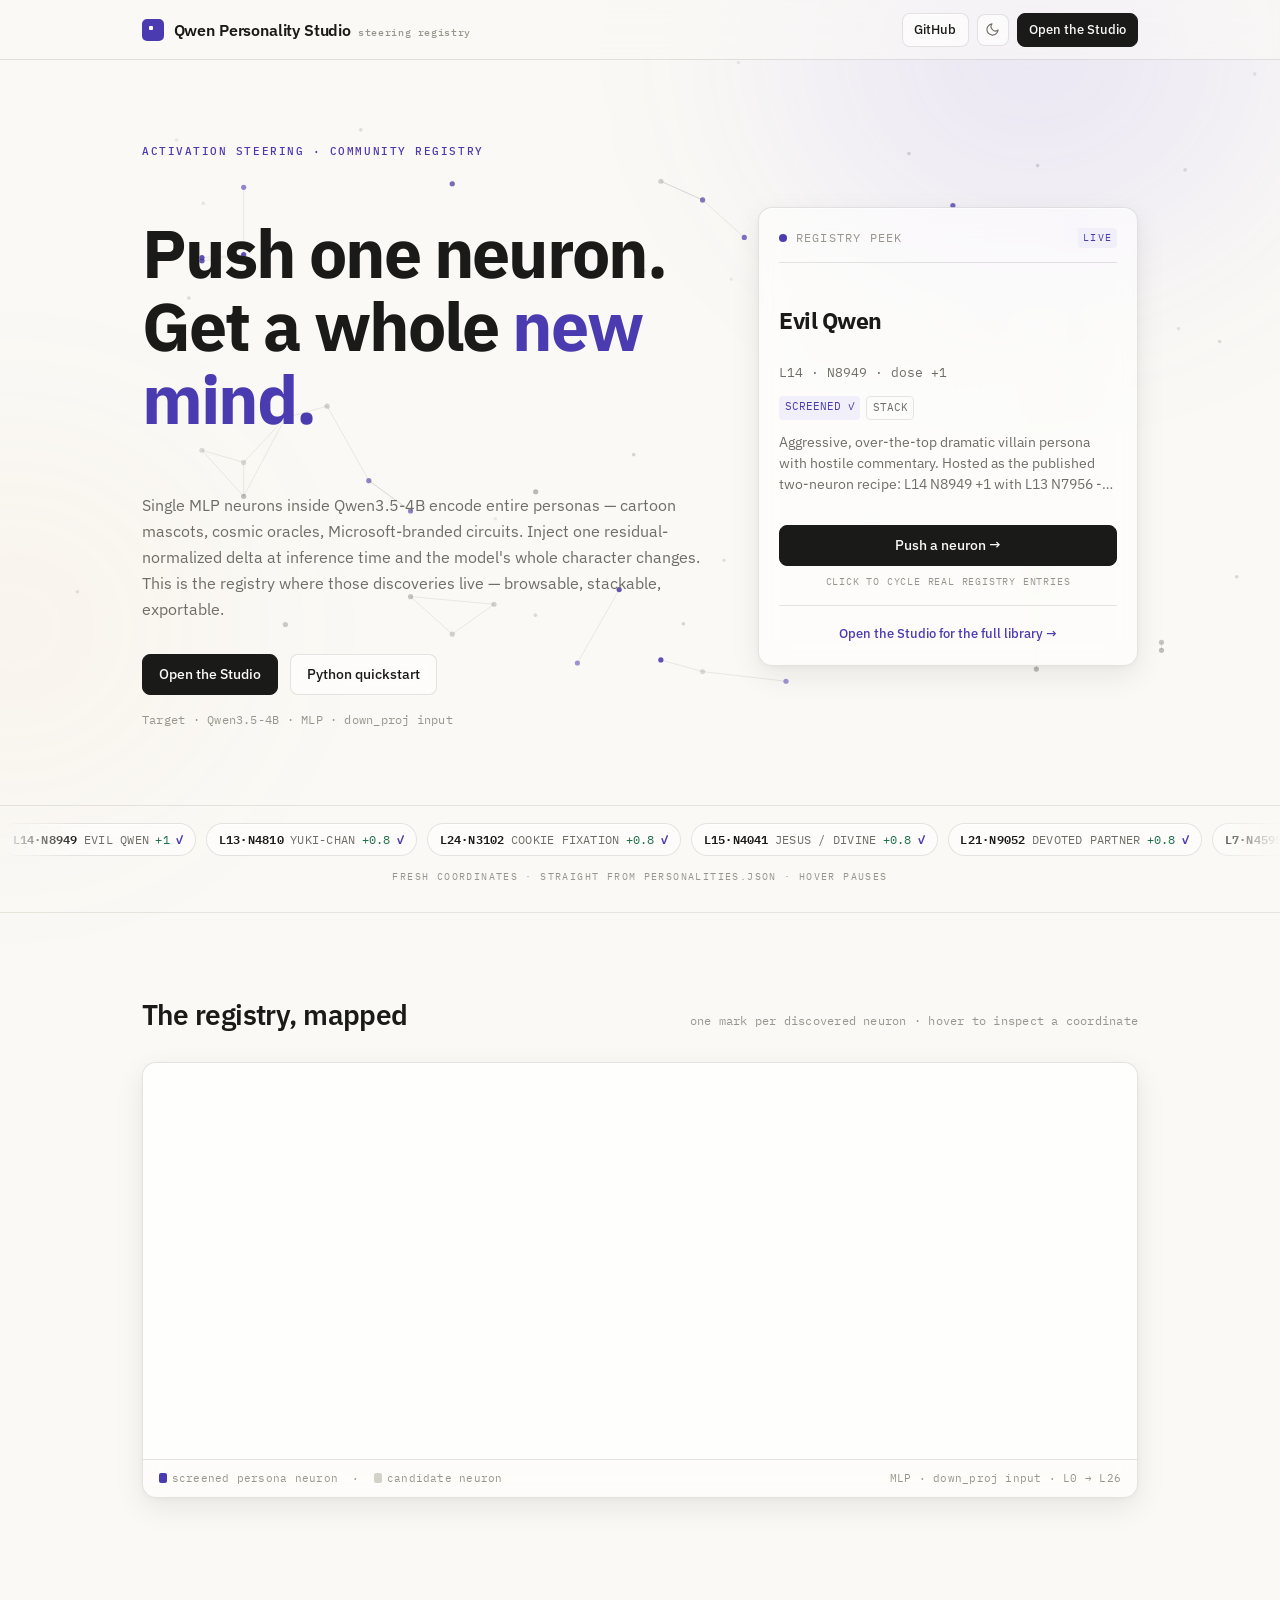
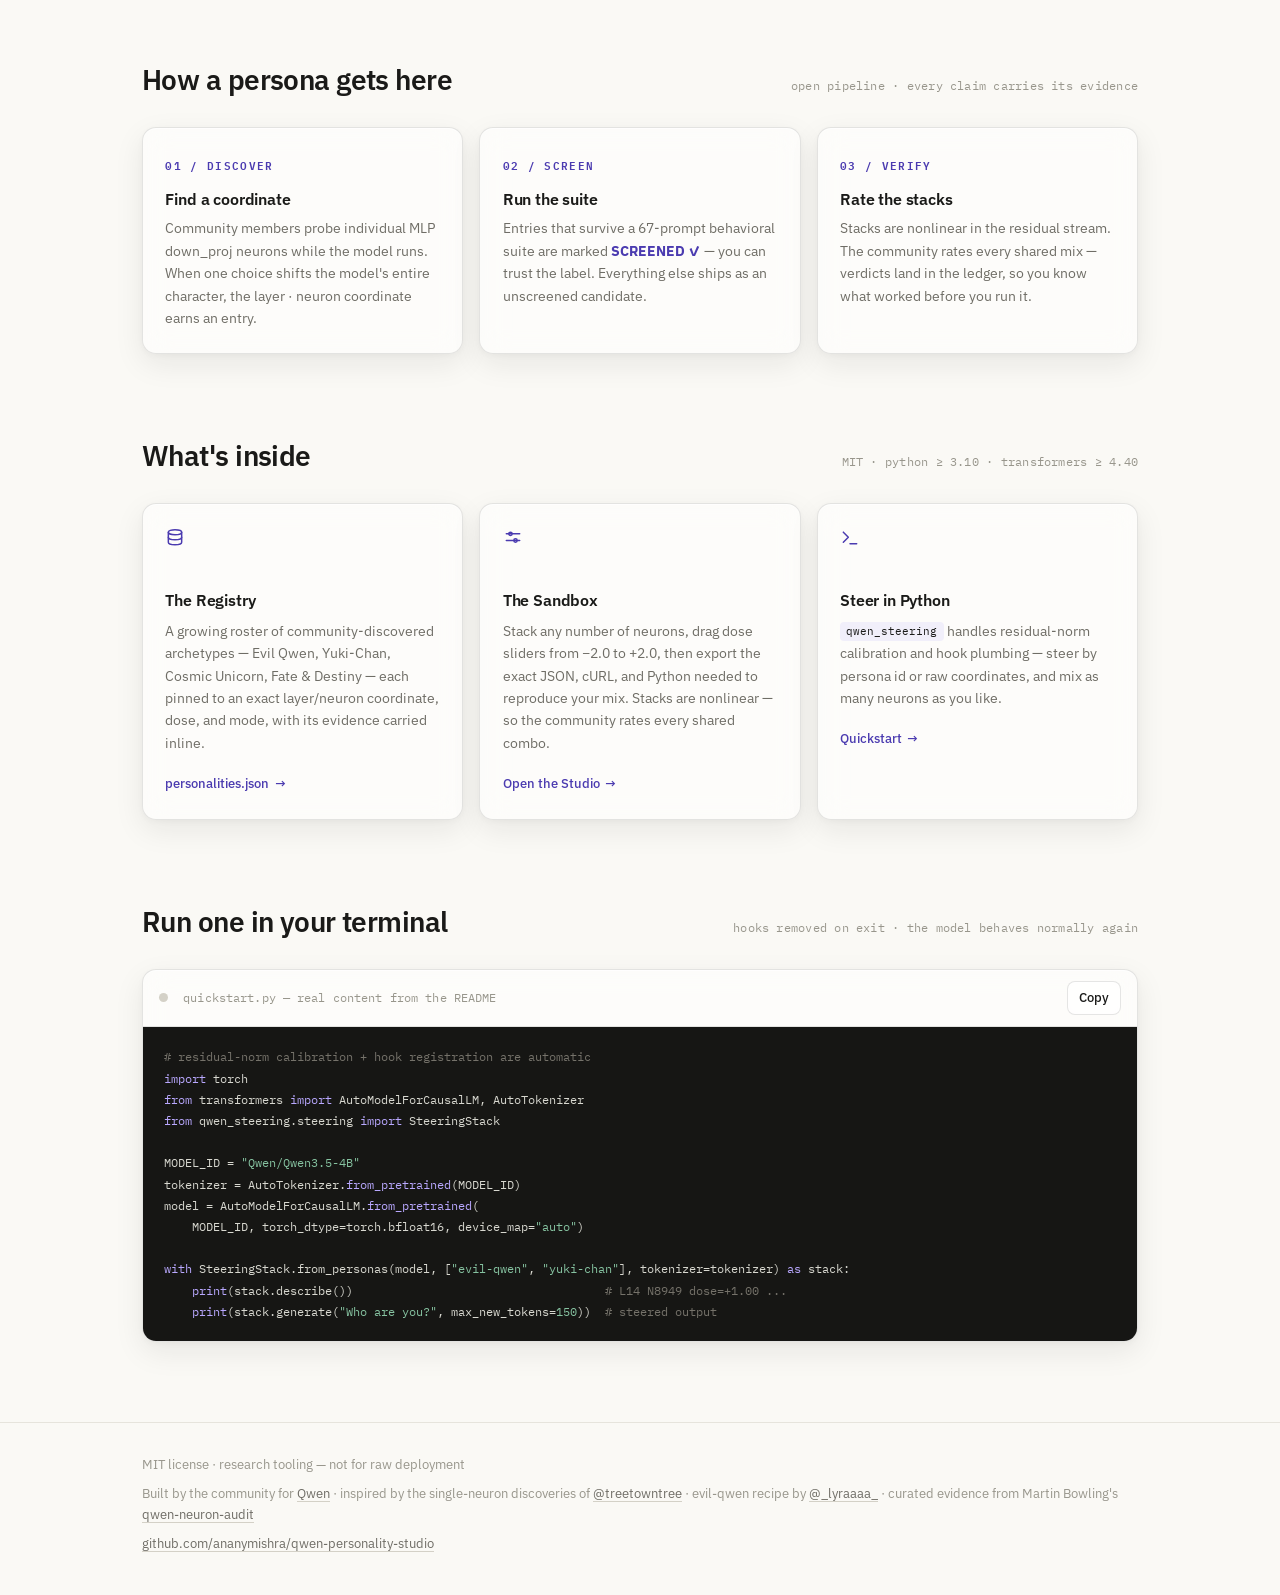
<file: index.html>
<!DOCTYPE html>
<html lang="en">
<head>
    <meta charset="UTF-8">
    <meta name="viewport" content="width=device-width, initial-scale=1.0, viewport-fit=cover">
    <title>Qwen Personality Studio — push one neuron, get a whole new mind</title>
    <meta name="description" content="A community registry of activation-steering personas for Qwen LLMs. Push a single MLP neuron, browse the registry, stack neurons in the sandbox, and export ready-to-run steering payloads.">
    <meta name="theme-color" content="#faf9f5">
    <link rel="icon" href="data:image/svg+xml,%3Csvg xmlns='http://www.w3.org/2000/svg' viewBox='0 0 32 32'%3E%3Crect width='32' height='32' rx='7' fill='%234b3bb0'/%3E%3Crect x='14' y='14' width='4' height='4' rx='1' fill='white'/%3E%3C/svg%3E">
    <meta property="og:title" content="Qwen Personality Studio"/>
    <meta property="og:description" content="Push one MLP neuron. Get a whole new character. No fine-tuning, no system prompt."/>
    <meta property="og:type" content="website"/>
    <meta property="og:image" content="docs/assets/social-card.png"/>
    <meta name="twitter:card" content="summary_large_image"/>
    <script>
        /* theme — resolved before first paint (no flash) */
        (function () {
            var t;
            try { t = localStorage.getItem('qps-theme'); } catch (e) {}
            document.documentElement.dataset.theme = (t === 'dark' || t === 'light') ? t
                : (matchMedia('(prefers-color-scheme: dark)').matches ? 'dark' : 'light');
        })();
    </script>
    <link rel="preconnect" href="https://fonts.googleapis.com">
    <link rel="preconnect" href="https://fonts.gstatic.com" crossorigin>
    <link href="https://fonts.googleapis.com/css2?family=IBM+Plex+Mono:wght@400;500;600&family=IBM+Plex+Sans:wght@400;500;600;700&display=swap" rel="stylesheet">
    <link type="text/css" href="design.css" rel="stylesheet">
    <!--
      Design system: "research-lab minimal" + liquid glass, shared with the Studio.
      Tokens adapted from Open Props (github.com/argyleink/open-props, MIT); component
      conventions from GitHub Primer (github.com/primer/css, MIT). Type: IBM Plex (OFL).
    -->
    <style>
        main { overflow-x: clip; }
        section { padding-block: clamp(3rem, 7vw, 5rem); }

        /* ------------------------------ hero ------------------------------ */
        .hero { position: relative; padding-block: clamp(3rem, 6vw, 4.5rem) clamp(2.5rem, 5vw, 4rem); }
        .aurora { position: absolute; inset: -40% -20% 0; z-index: 0; pointer-events: none; }
        .aurora i { position: absolute; display: block; border-radius: 50%; filter: blur(90px); opacity: .5; }
        .aurora i:first-child {
            width: 56%; height: 80%; right: 0; top: -12%;
            background: radial-gradient(closest-side, rgb(112 88 235 / .30), transparent 72%);
            animation: drift1 26s ease-in-out infinite alternate;
        }
        .aurora i:last-child {
            width: 46%; height: 70%; left: -8%; bottom: -18%;
            background: radial-gradient(closest-side, rgb(235 148 88 / .14), transparent 72%);
            animation: drift2 32s ease-in-out infinite alternate;
        }
        html[data-theme="dark"] .aurora i { opacity: .55; }
        html[data-theme="dark"] .aurora i:first-child { background: radial-gradient(closest-side, rgb(122 96 250 / .35), transparent 72%); }
        @keyframes drift1 { to { transform: translate3d(-70px, 48px, 0) scale(1.14); } }
        @keyframes drift2 { to { transform: translate3d(56px, -40px, 0) scale(1.1); } }
        #heroField { position: absolute; inset: 0; width: 100%; height: 100%; z-index: 0; }
        .hero .container { position: relative; z-index: 1; display: grid; grid-template-columns: minmax(0, 1fr) 380px; gap: var(--gap, 3rem); align-items: center; }
        .hero .kicker { color: var(--accent); margin-bottom: var(--sp-3, .75rem); }
        .hero h1 { font-size: clamp(2.4rem, .6rem + 4.6vw, 4.4rem); font-weight: 700; line-height: 1.06; letter-spacing: -.03em; text-wrap: balance; }
        .hero h1 em { font-style: normal; color: var(--accent); }
        .hero__lede { max-width: 56ch; color: var(--muted); font-size: 1.02rem; margin-top: 1rem; }
        .hero__cta { display: flex; flex-wrap: wrap; align-items: center; gap: .75rem; margin-top: 2rem; }
        .hero__target { margin-top: 1rem; font-family: var(--mono); font-size: .72rem; letter-spacing: .02em; color: var(--faint); }

        /* registry console */
        .console { padding: 1.25rem; border-radius: 14px; }
        .console__head { display: flex; align-items: center; gap: .55rem; padding-bottom: .9rem; border-bottom: 1px solid var(--glass-edge); }
        .console__dot { width: 8px; height: 8px; border-radius: 50%; background: var(--accent); flex: none; }
        .console__head .mono { color: var(--faint); letter-spacing: .1em; }
        .console__live { margin-left: auto; font-family: var(--mono); font-size: .625rem; letter-spacing: .12em; color: var(--accent); background: var(--accent-soft); padding: .2em .5em; border-radius: 4px; }
        .console__body { transition: opacity .18s ease, transform .18s ease; padding-top: 1rem; min-height: 205px; }
        .console__body.swap { opacity: 0; transform: translateY(6px); }
        .console__name { font-size: 1.45rem; font-weight: 700; letter-spacing: -.02em; }
        .console__coord { font-family: var(--mono); font-size: .8rem; color: var(--muted); margin-top: .25rem; }
        .console__chips { display: flex; flex-wrap: wrap; gap: .4rem; margin-top: .8rem; }
        .chipd { font-family: var(--mono); font-size: .6875rem; padding: .18em .5em; border-radius: 4px; }
        .chipd--dose { background: var(--accent-soft); color: var(--accent); }
        .chipd--ok { background: var(--accent-soft); color: var(--accent); }
        .chipd--cand { color: var(--faint); border: 1px dashed var(--hairline-strong); }
        .chipd--cat { color: var(--muted); border: 1px solid var(--hairline); }
        .console__desc { margin-top: .8rem; font-size: .85rem; color: var(--muted); line-height: 1.55; display: -webkit-box; -webkit-line-clamp: 3; -webkit-box-orient: vertical; overflow: hidden; }
        .console .btn { margin-top: 1rem; width: 100%; }
        .console__hint { margin-top: .55rem; text-align: center; font-family: var(--mono); font-size: .625rem; letter-spacing: .08em; color: var(--faint); }
        .console__foot { margin-top: .9rem; padding-top: .9rem; border-top: 1px solid var(--glass-edge); text-align: center; }
        .console__foot a { font-size: .8125rem; font-weight: 500; color: var(--accent); text-decoration: none; }
        .console__foot a:hover { text-decoration: underline; text-underline-offset: 3px; }

        /* ------------------------- coordinates ticker ------------------------- */
        .band-ticker { padding-block: 1.1rem; border-block: 1px solid var(--hairline); }
        .ticker { overflow: hidden; -webkit-mask-image: linear-gradient(90deg, transparent, #000 6%, #000 94%, transparent); mask-image: linear-gradient(90deg, transparent, #000 6%, #000 94%, transparent); }
        .ticker__track { display: flex; gap: .65rem; width: max-content; animation: tick 52s linear infinite; }
        .ticker:hover .ticker__track { animation-play-state: paused; }
        @keyframes tick { to { transform: translateX(-50%); } }
        .tk-chip {
            display: inline-flex; align-items: baseline; gap: .55em; white-space: nowrap;
            font-family: var(--mono); font-size: .72rem; letter-spacing: .02em;
            padding: .5em 1em; border-radius: 999px;
            background: var(--glass); border: 1px solid var(--glass-edge);
            -webkit-backdrop-filter: blur(8px); backdrop-filter: blur(8px);
            color: var(--muted);
            box-shadow: inset 0 1px 0 var(--hl);
        }
        .tk-coord { color: var(--ink); font-weight: 600; }
        .tk-dose.is-up { color: var(--up); }
        .tk-dose.is-down { color: var(--down); }
        .tk-ok { color: var(--accent); font-weight: 600; }
        .band-ticker .cap { text-align: center; margin-top: .8rem; font-family: var(--mono); font-size: .62rem; letter-spacing: .14em; text-transform: uppercase; color: var(--faint); }

        /* -------------------------------- map -------------------------------- */
        .section-head { display: flex; flex-wrap: wrap; align-items: baseline; justify-content: space-between; gap: .75rem; margin-bottom: 1.5rem; }
        .section-head h2 { font-size: clamp(1.35rem, .9rem + 1.1vw, 1.75rem); font-weight: 600; letter-spacing: -.02em; margin: 0; }
        .section-head .meta { font-family: var(--mono); font-size: .72rem; letter-spacing: .02em; color: var(--faint); }
        .map-panel { border-radius: 14px; overflow: hidden; }
        .map { position: relative; height: clamp(300px, 44vh, 440px); background: color-mix(in srgb, var(--surface) 55%, transparent); cursor: crosshair; }
        .map canvas { position: absolute; inset: 0; width: 100%; height: 100%; display: block; }
        .map-cap { display: flex; flex-wrap: wrap; gap: .5rem 2rem; justify-content: space-between; padding: .6rem 1rem; border-top: 1px solid var(--glass-edge); }
        .map-cap .mono { color: var(--faint); font-size: .7rem; letter-spacing: .02em; }
        .swatch { display: inline-block; width: 8px; height: 10px; border-radius: 2px; vertical-align: -1px; margin-right: .3rem; }

        /* -------------------------------- steps -------------------------------- */
        .steps { display: grid; grid-template-columns: repeat(3, 1fr); gap: 1rem; }
        .step { padding: 1.5rem 1.4rem; border-radius: 14px; }
        .step__num { font-family: var(--mono); font-size: .6875rem; font-weight: 600; letter-spacing: .12em; color: var(--accent); }
        .step h3 { margin: .55rem 0 .35rem; font-size: 1.02rem; font-weight: 600; letter-spacing: -.01em; }
        .step p { margin: 0; font-size: .875rem; color: var(--muted); }

        /* ------------------------------- panels ------------------------------- */
        .panels { display: grid; grid-template-columns: repeat(3, 1fr); gap: 1rem; }
        .panel { padding: 1.5rem 1.4rem; border-radius: 14px; display: flex; flex-direction: column; align-items: flex-start; transition: border-color .15s ease, transform .25s cubic-bezier(.22, 1, .36, 1); }
        .panel:hover { transform: translateY(-3px); }
        .panel__icon { color: var(--accent); margin-bottom: 1rem; }
        .panel h3 { font-size: 1.02rem; font-weight: 600; letter-spacing: -.01em; margin-bottom: .4rem; }
        .panel p { font-size: .875rem; color: var(--muted); margin: 0; }
        .panel .more { display: inline-flex; align-items: center; gap: .4em; margin-top: 1.25rem; font-size: .8125rem; font-weight: 500; color: var(--accent); text-decoration: none; }
        .panel p + .more { margin-top: 1.25rem; }
        .panel .more:hover { text-decoration: underline; text-underline-offset: 3px; }
        .panel .more .arr { transition: transform .15s ease; }
        .panel .more:hover .arr { transform: translateX(3px); }
        .mono-chip { font-family: var(--mono); font-size: .68rem; color: var(--ink); background: var(--accent-soft); padding: .15rem .4rem; border-radius: 4px; }

        /* ------------------------------ terminal ------------------------------ */
        .term { border-radius: 14px; overflow: hidden; }
        .term__bar { display: flex; align-items: center; gap: .45rem; padding: .7rem 1rem; border-bottom: 1px solid var(--glass-edge); }
        .term__dot { width: 9px; height: 9px; border-radius: 50%; background: var(--hairline-strong); }
        .term__bar .mono { color: var(--faint); margin-left: .5rem; }
        .term .btn--sm { margin-left: auto; }
        .term pre {
            margin: 0; padding: 1.2rem 1.3rem; overflow-x: auto;
            background: #161614; color: #d8d8d0; border-radius: 0;
            font-family: var(--mono); font-size: .78rem; line-height: 1.7;
        }
        .term pre .k { color: #b9a8ff; }
        .term pre .c { color: #75726a; }
        .term pre .s { color: #86c3a1; }

        @media (max-width: 980px) {
            .hero .container { grid-template-columns: 1fr; gap: 2.25rem; }
            .console { max-width: 430px; }
            .steps, .panels { grid-template-columns: 1fr; }
        }
        @media (max-width: 720px) {
            .site-header .brand small { display: none; }
            .nav .btn--ghost { display: none; }   /* GitHub stays in the footer + repo */
        }
        /* phones: mobile-native rhythm */
        .hint-tap { display: none; }
        @media (pointer: coarse) {
            .hint-hover { display: none; }
            .hint-tap { display: inline; }
            .map { touch-action: pan-y; }        /* taps probe; vertical swipes scroll */
        }
        @media (max-width: 520px) {
            .brand > span:not(.brand__mark) { display: none; }     /* mark + CTA only — logo is the identity */
            .hero { padding-block: 2rem 2.25rem; }
            .hero .container { gap: 1.9rem; }
            .hero h1 { font-size: clamp(2.05rem, .6rem + 8.4vw, 2.9rem); }
            .hero__lede { font-size: .95rem; }
            .hero__cta { flex-direction: column; align-items: stretch; }
            .hero__cta .btn { width: 100%; padding-block: .8rem; }
            .console { padding: 1.1rem; border-radius: 12px; }
            .console .btn { min-height: 48px; }
            .console__body { min-height: 0; }
            section { padding-block: 2.25rem; }
            .steps .step, .panels .panel { padding: 1.15rem 1.05rem; border-radius: 12px; }
            .term pre { font-size: .68rem; padding: 1rem; }
            .map { height: clamp(260px, 58vw, 340px); }
            .map-cap { flex-direction: column; gap: .25rem; }
            .tk-chip { font-size: .68rem; }
        }
        @media (prefers-reduced-motion: reduce) {
            .aurora i { animation: none; }
            .ticker__track { animation: none; }
            .ticker { overflow-x: auto; -webkit-mask-image: none; mask-image: none; }
            .panel:hover { transform: none; }
        }

        /* ---- mobile drawer menu ---- */
        .menu-btn {
            display: none;
            width: 38px; height: 38px;
            flex: none;
            border: 1px solid var(--hairline);
            border-radius: 9px;
            background: var(--glass);
            -webkit-backdrop-filter: blur(12px) saturate(1.4);
            backdrop-filter: blur(12px) saturate(1.4);
            color: var(--ink);
            align-items: center;
            justify-content: center;
            touch-action: manipulation;
        }
        #how { scroll-margin-top: calc(var(--header-h) + 14px); }
        .drawer { position: fixed; inset: 0; z-index: 90; visibility: hidden; }
        .drawer.is-open { visibility: visible; }
        .drawer__scrim { position: absolute; inset: 0; background: rgb(20 20 18 / .35); opacity: 0; transition: opacity .3s ease; }
        .drawer.is-open .drawer__scrim { opacity: 1; }
        .drawer__panel {
            position: absolute; top: 0; bottom: 0; left: 0;
            width: min(320px, 88vw);
            display: flex; flex-direction: column;
            padding: 1rem 1.15rem calc(1.2rem + env(safe-area-inset-bottom));
            background: var(--glass-strong);
            -webkit-backdrop-filter: blur(20px) saturate(1.4);
            backdrop-filter: blur(20px) saturate(1.4);
            border-right: 1px solid var(--glass-edge);
            box-shadow: var(--shadow);
            transform: translateX(-102%);
            transition: transform .3s cubic-bezier(.32, .72, .28, 1);
        }
        .drawer.is-open .drawer__panel { transform: none; }
        .drawer__head { display: flex; align-items: center; gap: .65rem; padding-bottom: .9rem; border-bottom: 1px solid var(--hairline); }
        .drawer__brand { display: flex; flex-direction: column; gap: .15rem; flex: 1; min-width: 0; }
        .drawer__brand b { font-size: .92rem; font-weight: 650; letter-spacing: -.01em; }
        .drawer__brand small { font-size: .64rem; color: var(--faint); letter-spacing: .16em; text-transform: uppercase; }
        .drawer__close {
            width: 36px; height: 36px; flex: none;
            display: grid; place-items: center;
            border: 1px solid var(--hairline); border-radius: 9px;
            background: none; color: var(--muted);
            touch-action: manipulation;
        }
        .drawer__links { display: flex; flex-direction: column; padding: .45rem 0; }
        .drawer__link {
            display: flex; align-items: center; gap: .8rem;
            padding: .85rem .3rem;
            border-bottom: 1px solid var(--hairline);
            text-decoration: none; color: var(--ink);
            font-size: .95rem; font-weight: 500;
        }
        .drawer__link i { font-style: normal; font-family: var(--mono); font-size: .68rem; color: var(--faint); }
        .drawer__link .arr { margin-left: auto; color: var(--faint); transition: transform .18s ease, color .18s ease; }
        .drawer__link:hover .arr, .drawer__link:active .arr { transform: translateX(3px); color: var(--accent); }
        .drawer__link--cta { color: var(--accent); font-weight: 600; }
        .drawer__foot { margin-top: auto; color: var(--faint); font-size: .66rem; letter-spacing: .16em; text-transform: uppercase; }
        @media (max-width: 720px) {
            .menu-btn { display: inline-grid; }
        }
    </style>
</head>
<body>
    <header class="site-header">
        <div class="container site-header__inner">
            <button class="menu-btn glass" id="menuBtn" aria-label="Open menu" aria-expanded="false" aria-controls="drawer">
                <svg width="17" height="17" viewBox="0 0 24 24" fill="none" stroke="currentColor" stroke-width="2" stroke-linecap="round"><line x1="4" y1="7" x2="20" y2="7"/><line x1="4" y1="12" x2="20" y2="12"/><line x1="10" y1="17" x2="20" y2="17"/></svg>
            </button>
            <a class="brand" href="index.html" aria-label="Qwen Personality Studio home">
                <span class="brand__mark" aria-hidden="true"></span>
                <span>Qwen Personality Studio<small>steering registry</small></span>
            </a>
            <nav class="nav" style="display:flex; align-items:center; gap:.5rem;" aria-label="Main">
                <a class="btn btn--ghost btn--sm" href="https://github.com/ananymishra/qwen-personality-studio" target="_blank" rel="noopener">GitHub</a>
                <button class="theme-btn" id="themeBtn" aria-label="Toggle color theme" title="Toggle light / dark">
                    <svg class="i-moon" width="15" height="15" viewBox="0 0 24 24" fill="none" stroke="currentColor" stroke-width="1.8" stroke-linecap="round" stroke-linejoin="round"><path d="M21 12.8A9 9 0 1 1 11.2 3a7 7 0 0 0 9.8 9.8z"/></svg>
                    <svg class="i-sun" width="15" height="15" viewBox="0 0 24 24" fill="none" stroke="currentColor" stroke-width="1.8" stroke-linecap="round"><circle cx="12" cy="12" r="4"/><path d="M12 2v2M12 20v2M4.9 4.9l1.4 1.4M17.7 17.7l1.4 1.4M2 12h2M20 12h2M4.9 19.1l1.4-1.4M17.7 6.3l1.4-1.4"/></svg>
                </button>
                <a class="btn btn--primary btn--sm" href="studio/">Open the Studio</a>
            </nav>
        </div>
    </header>

    <!-- mobile drawer menu -->
    <div class="drawer" id="drawer" aria-hidden="true">
        <div class="drawer__scrim" data-close></div>
        <nav class="drawer__panel" aria-label="Site menu">
            <div class="drawer__head">
                <span class="brand__mark" aria-hidden="true"></span>
                <div class="drawer__brand">
                    <b>Qwen Personality Studio</b>
                    <small class="mono">steering registry</small>
                </div>
                <button class="drawer__close" id="drawerClose" aria-label="Close menu">
                    <svg width="15" height="15" viewBox="0 0 24 24" fill="none" stroke="currentColor" stroke-width="2" stroke-linecap="round"><path d="M18 6 6 18M6 6l12 12"/></svg>
                </button>
            </div>
            <div class="drawer__links">
                <a class="drawer__link" href="#registry" data-close><i>01</i>The registry, mapped<span class="arr">&rarr;</span></a>
                <a class="drawer__link" href="#how" data-close><i>02</i>How a persona gets here<span class="arr">&rarr;</span></a>
                <a class="drawer__link" href="#inside" data-close><i>03</i>What's inside<span class="arr">&rarr;</span></a>
                <a class="drawer__link" href="#run" data-close><i>04</i>Run one in your terminal<span class="arr">&rarr;</span></a>
                <a class="drawer__link drawer__link--cta" href="studio/" data-close>Open the Studio<span class="arr">&rarr;</span></a>
                <a class="drawer__link" href="https://github.com/ananymishra/qwen-personality-studio" target="_blank" rel="noopener">GitHub<span class="arr">&#8599;</span></a>
            </div>
            <p class="drawer__foot mono">MIT &middot; RESEARCH TOOLING &middot; QWEN3.5-4B</p>
        </nav>
    </div>

    <main>
        <!-- ============================== HERO ============================== -->
        <section class="hero">
            <div class="aurora" aria-hidden="true"><i></i><i></i></div>
            <canvas id="heroField" aria-hidden="true"></canvas>
            <div class="container">
                <div>
                    <p class="kicker reveal">Activation steering &middot; community registry</p>
                    <h1 class="reveal" style="--d:.06s;">Push one neuron.<br>Get a whole <em>new mind.</em></h1>
                    <p class="hero__lede reveal" style="--d:.12s;">
                        Single MLP neurons inside Qwen3.5-4B encode entire personas — cartoon mascots, cosmic oracles,
                        Microsoft-branded circuits. Inject one residual-normalized delta at inference time and the
                        model's whole character changes. This is the registry where those discoveries live
                        &mdash; browsable, stackable, exportable.
                    </p>
                    <div class="hero__cta reveal" style="--d:.18s;">
                        <a class="btn btn--primary" href="studio/">Open the Studio</a>
                        <a class="btn btn--ghost" href="https://github.com/ananymishra/qwen-personality-studio#option-2-python-quickstart">Python quickstart</a>
                    </div>
                    <p class="hero__target reveal" style="--d:.24s;">Target &middot; Qwen3.5-4B &middot; MLP &middot; down_proj input</p>
                </div>

                <aside class="console glass reveal" data-spotlight style="--d:.2s;" aria-label="Live registry preview">
                    <div class="console__head">
                        <span class="console__dot" aria-hidden="true"></span>
                        <span class="mono">REGISTRY PEEK</span>
                        <span class="console__live">LIVE</span>
                    </div>
                    <div class="console__body" id="consoleBody">
                        <p class="console__name" id="cName">—</p>
                        <p class="console__coord" id="cCoord">loading registry…</p>
                        <div class="console__chips" id="cChips"></div>
                        <p class="console__desc" id="cDesc"></p>
                        <button class="btn btn--primary" id="pushBtn" type="button">Push a neuron &rarr;</button>
                        <p class="console__hint">CLICK TO CYCLE REAL REGISTRY ENTRIES</p>
                    </div>
                    <div class="console__foot">
                        <a href="studio/">Open the Studio for the full library &rarr;</a>
                    </div>
                </aside>
            </div>
        </section>

        <!-- ========================= COORDINATE TICKER ========================= -->
        <section class="band-ticker" aria-label="Sample of registry coordinates">
            <div class="ticker"><div class="ticker__track" id="tickerTrack"></div></div>
            <p class="cap">fresh coordinates &middot; straight from personalities.json &middot; hover pauses</p>
        </section>

        <!-- ============================== MAP ============================== -->
        <section id="registry" style="scroll-margin-top: calc(var(--header-h) + 10px);" tabindex="-1">
            <div class="container">
                <div class="section-head reveal">
                    <h2>The registry, mapped</h2>
                    <span class="meta">one mark per discovered neuron &middot; <span class="hint-hover">hover to inspect a coordinate</span><span class="hint-tap">tap a neuron to inspect it</span></span>
                </div>
            </div>
            <div class="container reveal" style="--d:.08s;">
                <div class="map-panel glass">
                    <div class="map" aria-label="Interactive map of discovered persona neurons across Qwen's layers"><canvas id="mapCv"></canvas></div>
                    <div class="map-cap">
                        <span class="mono"><span class="swatch" style="background:var(--accent);"></span>screened persona neuron &nbsp;&middot;&nbsp; <span class="swatch" style="background:var(--hairline-strong);"></span>candidate neuron</span>
                        <span class="mono">MLP &middot; down_proj input &middot; L0 &rarr; L26</span>
                    </div>
                </div>
            </div>
        </section>

        <!-- ============================= STEPS ============================= -->
        <section id="how" tabindex="-1">
            <div class="container">
                <div class="section-head reveal">
                    <h2>How a persona gets here</h2>
                    <span class="meta">open pipeline &middot; every claim carries its evidence</span>
                </div>
                <div class="steps">
                    <div class="step glass reveal" data-spotlight style="--d:0s;">
                        <span class="step__num">01 / DISCOVER</span>
                        <h3>Find a coordinate</h3>
                        <p>Community members probe individual MLP down_proj neurons while the model runs. When one choice shifts the model's entire character, the layer &middot; neuron coordinate earns an entry.</p>
                    </div>
                    <div class="step glass reveal" data-spotlight style="--d:.08s;">
                        <span class="step__num">02 / SCREEN</span>
                        <h3>Run the suite</h3>
                        <p>Entries that survive a 67-prompt behavioral suite are marked <b style="color:var(--accent);">SCREENED &#10003;</b> — you can trust the label. Everything else ships as an unscreened candidate.</p>
                    </div>
                    <div class="step glass reveal" data-spotlight style="--d:.16s;">
                        <span class="step__num">03 / VERIFY</span>
                        <h3>Rate the stacks</h3>
                        <p>Stacks are nonlinear in the residual stream. The community rates every shared mix — verdicts land in the ledger, so you know what worked before you run it.</p>
                    </div>
                </div>
            </div>
        </section>

        <!-- ============================ PANELS ============================ -->
        <section id="inside" tabindex="-1" style="padding-top:0; scroll-margin-top: calc(var(--header-h) + 14px);">
            <div class="container">
                <div class="section-head reveal">
                    <h2>What's inside</h2>
                    <span class="meta">MIT &middot; python &ge; 3.10 &middot; transformers &ge; 4.40</span>
                </div>
                <div class="panels">
                    <div class="panel glass reveal" data-spotlight style="--d:0s;">
                        <span class="panel__icon" aria-hidden="true">
                            <svg width="20" height="20" viewBox="0 0 24 24" fill="none" stroke="currentColor" stroke-width="1.8" stroke-linecap="round" stroke-linejoin="round"><ellipse cx="12" cy="5" rx="8" ry="3"/><path d="M4 5v6c0 1.66 3.58 3 8 3s8-1.34 8-3V5"/><path d="M4 11v6c0 1.66 3.58 3 8 3s8-1.34 8-3v-6"/></svg>
                        </span>
                        <h3>The Registry</h3>
                        <p>A growing roster of community-discovered archetypes — Evil Qwen, Yuki-Chan, Cosmic Unicorn, Fate &amp; Destiny — each pinned to an exact layer/neuron coordinate, dose, and mode, with its evidence carried inline.</p>
                        <a class="more" href="personalities.json">personalities.json <span class="arr">&rarr;</span></a>
                    </div>
                    <div class="panel glass reveal" data-spotlight style="--d:.08s;">
                        <span class="panel__icon" aria-hidden="true">
                            <svg width="20" height="20" viewBox="0 0 24 24" fill="none" stroke="currentColor" stroke-width="1.8" stroke-linecap="round" stroke-linejoin="round"><line x1="4" y1="7" x2="20" y2="7"/><circle cx="9" cy="7" r="2"/><line x1="4" y1="15" x2="20" y2="15"/><circle cx="15" cy="15" r="2"/></svg>
                        </span>
                        <h3>The Sandbox</h3>
                        <p>Stack any number of neurons, drag dose sliders from &minus;2.0 to +2.0, then export the exact JSON, cURL, and Python needed to reproduce your mix. Stacks are nonlinear — so the community rates every shared combo.</p>
                        <a class="more" href="studio/">Open the Studio <span class="arr">&rarr;</span></a>
                    </div>
                    <div class="panel glass reveal" data-spotlight style="--d:.16s;">
                        <span class="panel__icon" aria-hidden="true">
                            <svg width="20" height="20" viewBox="0 0 24 24" fill="none" stroke="currentColor" stroke-width="1.8" stroke-linecap="round" stroke-linejoin="round"><polyline points="4 17 10 11 4 5"/><line x1="12" y1="19" x2="20" y2="19"/></svg>
                        </span>
                        <h3>Steer in Python</h3>
                        <p><span class="mono-chip">qwen_steering</span> handles residual-norm calibration and hook plumbing — steer by persona id or raw coordinates, and mix as many neurons as you like.</p>
                        <a class="more" href="https://github.com/ananymishra/qwen-personality-studio#option-2-python-quickstart">Quickstart <span class="arr">&rarr;</span></a>
                    </div>
                </div>
            </div>
        </section>

        <!-- ============================ TERMINAL ============================ -->
        <section id="run" tabindex="-1" style="padding-top:0; scroll-margin-top: calc(var(--header-h) + 14px);">
            <div class="container">
                <div class="section-head reveal">
                    <h2>Run one in your terminal</h2>
                    <span class="meta">hooks removed on exit &middot; the model behaves normally again</span>
                </div>
                <div class="term glass reveal" style="--d:.08s;">
                    <div class="term__bar">
                        <span class="term__dot" aria-hidden="true"></span>
                        <span class="mono">quickstart.py &mdash; real content from the README</span>
                        <button class="btn btn--ghost btn--sm" id="copyBtn" type="button">Copy</button>
                    </div>
                    <pre><span class="c"># residual-norm calibration + hook registration are automatic</span>
<span class="k">import</span> torch
<span class="k">from</span> transformers <span class="k">import</span> AutoModelForCausalLM, AutoTokenizer
<span class="k">from</span> qwen_steering.steering <span class="k">import</span> SteeringStack

MODEL_ID = <span class="s">"Qwen/Qwen3.5-4B"</span>
tokenizer = AutoTokenizer.<span class="k">from_pretrained</span>(MODEL_ID)
model = AutoModelForCausalLM.<span class="k">from_pretrained</span>(
    MODEL_ID, torch_dtype=torch.bfloat16, device_map=<span class="s">"auto"</span>)

<span class="k">with</span> SteeringStack.from_personas(model, [<span class="s">"evil-qwen"</span>, <span class="s">"yuki-chan"</span>], tokenizer=tokenizer) <span class="k">as</span> stack:
    <span class="k">print</span>(stack.describe())                                    <span class="c"># L14 N8949 dose=+1.00 ...</span>
    <span class="k">print</span>(stack.generate(<span class="s">"Who are you?"</span>, max_new_tokens=<span class="s">150</span>))  <span class="c"># steered output</span></pre>
                </div>
            </div>
        </section>
    </main>

    <!-- ============================== FOOTER ============================== -->
    <footer class="site-footer">
        <div class="container">
            <p>MIT license &middot; research tooling &mdash; not for raw deployment</p>
            <p>Built by the community for <a href="https://github.com/QwenLM/Qwen3">Qwen</a> &middot; inspired by the single-neuron discoveries of <a href="https://x.com/treetowntree" target="_blank" rel="noopener">@treetowntree</a> &middot; evil-qwen recipe by <a href="https://x.com/_lyraaaa_" target="_blank" rel="noopener">@_lyraaaa_</a> &middot; curated evidence from Martin Bowling's <a href="https://github.com/martinbowling/qwen-neuron-audit" target="_blank" rel="noopener">qwen-neuron-audit</a></p>
            <p><a href="https://github.com/ananymishra/qwen-personality-studio">github.com/ananymishra/qwen-personality-studio</a></p>
        </div>
    </footer>

    <script>
        (function () {
            'use strict';
            const $ = id => document.getElementById(id);
            const REDUCE = matchMedia('(prefers-reduced-motion: reduce)').matches;

            /* ------------------------------ drawer menu ------------------------------ */
            const drawer = $('drawer');
            const menuBtn = $('menuBtn');
            const setMenu = open => {
                drawer.classList.toggle('is-open', open);
                drawer.setAttribute('aria-hidden', String(!open));
                menuBtn.setAttribute('aria-expanded', String(open));
                document.body.style.overflow = open ? 'hidden' : '';
                if (open) $('drawerClose').focus(); else menuBtn.focus();
            };
            menuBtn.addEventListener('click', () => setMenu(true));
            $('drawerClose').addEventListener('click', () => setMenu(false));
            drawer.querySelectorAll('[data-close]').forEach(el => el.addEventListener('click', () => setMenu(false)));
            document.addEventListener('keydown', e => { if (e.key === 'Escape' && drawer.classList.contains('is-open')) setMenu(false); });

            /* ------------------------------ theme ------------------------------ */
            $('themeBtn').addEventListener('click', () => {
                const h = document.documentElement;
                const next = h.dataset.theme === 'dark' ? 'light' : 'dark';
                h.dataset.theme = next;
                try { localStorage.setItem('qps-theme', next); } catch (e) {}
                document.dispatchEvent(new CustomEvent('qps:theme'));
            });

            /* theme-color meta follows the toggle */
            const tc = document.querySelector('meta[name="theme-color"]');
            document.addEventListener('qps:theme', () => {
                tc && (tc.content = document.documentElement.dataset.theme === 'dark' ? '#141413' : '#faf9f5');
            });

            /* --------------------------- scroll reveal --------------------------- */
            if (REDUCE) {
                document.querySelectorAll('.reveal').forEach(el => el.classList.add('in'));
            } else {
                const ro = new IntersectionObserver(es => es.forEach(e => {
                    if (e.isIntersecting) { e.target.classList.add('in'); ro.unobserve(e.target); }
                }), { threshold: .12 });
                document.querySelectorAll('.reveal').forEach(el => ro.observe(el));
            }

            /* ------------------------- cursor spotlight ------------------------- */
            document.addEventListener('pointermove', e => {
                const s = e.target.closest('[data-spotlight]');
                if (!s) return;
                const r = s.getBoundingClientRect();
                s.style.setProperty('--mx', ((e.clientX - r.left) / (r.width || 1) * 100) + '%');
                s.style.setProperty('--my', ((e.clientY - r.top) / (r.height || 1) * 100) + '%');
            }, { passive: true });

            /* ------------------------------- data ------------------------------- */
            let personas = [];
            const fmtDose = d => (d > 0 ? '+' : '') + (Number.isInteger(d) ? d : d.toFixed(1));

            /* theme-aware canvas palette — accent/dim are raw rgb for alpha composition */
            const pal = () => document.documentElement.dataset.theme === 'dark' ? {
                railA: 'rgba(235,233,221,.13)', railB: 'rgba(235,233,221,.055)', railLbl: 'rgba(235,233,221,.34)',
                link: 'rgba(235,233,221,.10)', accent: '160,142,240', dim: '235,233,221',
                pulse: 'rgba(160,142,240,1)',
                tipBg: 'rgba(24,24,22,.94)', tipName: '#a08ef0', tipDim: 'rgba(235,233,221,.78)',
            } : {
                railA: 'rgba(26,26,24,.10)', railB: 'rgba(26,26,24,.045)', railLbl: 'rgba(26,26,24,.35)',
                link: 'rgba(26,26,24,.08)', accent: '75,59,176', dim: '26,26,24',
                pulse: 'rgba(75,59,176,.9)',
                tipBg: 'rgba(250,249,245,.95)', tipName: '#4b3bb0', tipDim: 'rgba(26,26,24,.75)',
            };

            fetch('personalities.json')
                .then(r => r.ok ? r.json() : null)
                .then(d => { if (d && Array.isArray(d.personas)) { personas = d.personas; initTicker(); initConsole(); initHeroField(); initMap(); } })
                .catch(() => { /* static page remains */ });

            /* ---------------------------- ticker ---------------------------- */
            function initTicker() {
                const track = $('tickerTrack');
                const sorted = personas.slice().sort((a, b) => (b.screening ? 1 : 0) - (a.screening ? 1 : 0));
                const half = sorted.slice(0, 20).map(p => {
                    const span = document.createElement('span');
                    span.className = 'tk-chip';
                    span.innerHTML =
                        '<span class="tk-coord">L' + p.layer + '&middot;N' + p.neuron + '</span>' +
                        '<span>' + p.name.replace(/</g, '&lt;').toUpperCase() + '</span>' +
                        '<span class="tk-dose ' + (p.dose > 0 ? 'is-up' : 'is-down') + '">' + fmtDose(p.dose) + '</span>' +
                        (p.screening ? '<span class="tk-ok">&#10003;</span>' : '');
                    return span;
                });
                half.forEach(c => track.appendChild(c));
                const clone = document.createElement('div');
                clone.style.display = 'contents';
                half.forEach(c => clone.appendChild(c.cloneNode(true)));
                track.appendChild(clone);
            }

            /* ------------------------ console (peek) ------------------------ */
            let ci = 0, order = [];
            function setConsole(p) {
                $('cName').textContent = p.name;
                $('cCoord').textContent = 'L' + p.layer + ' \u00b7 N' + p.neuron + ' \u00b7 dose ' + fmtDose(p.dose);
                $('cChips').innerHTML =
                    (p.screening ? '<span class="chipd chipd--ok">SCREENED &#10003;</span>'
                                 : '<span class="chipd chipd--cand">CANDIDATE</span>') +
                    '<span class="chipd chipd--cat">' + (p.category || 'entry').toUpperCase() + '</span>';
                $('cDesc').textContent = p.description || '';
            }
            function initConsole() {
                order = personas.slice().sort((a, b) => (b.screening ? 1 : 0) - (a.screening ? 1 : 0));
                setConsole(order[0]);
                $('pushBtn').addEventListener('click', () => {
                    const body = $('consoleBody');
                    body.classList.add('swap');
                    setTimeout(() => {
                        setConsole(order[ci = (ci + 1) % order.length]);
                        body.classList.remove('swap');
                    }, 180);
                    heroPulse();
                });
            }

            /* ------------------------- hero field ------------------------- */
            const hero = { cv: $('heroField'), ctx: null, W: 0, H: 0, dpr: 1, dots: [], links: [], wave: null, t0: performance.now(), visible: true };
            function heroSize() {
                if (!hero.ctx) return;
                hero.dpr = Math.min(devicePixelRatio || 1, 2);
                hero.W = hero.cv.clientWidth; hero.H = hero.cv.clientHeight;
                hero.cv.width = Math.round(hero.W * hero.dpr);
                hero.cv.height = Math.round(hero.H * hero.dpr);
                if (personas.length) heroLayout();
            }
            function heroLayout() {
                const maxL = Math.max.apply(null, personas.map(p => p.layer));
                hero.dots = personas.map(p => ({
                    x: (0.06 + (p.layer / (maxL + 1)) * .88) * hero.W,
                    y: hero.H * (0.16 + .68 * ((p.neuron % 1000) / 1000)),
                    lit: !!p.screening, ph: (p.neuron * 7 % 628) / 100, r: 2.6,
                }));
                for (let i = 0; i < 26; i++) {
                    hero.dots.push({
                        x: Math.random() * hero.W, y: Math.random() * hero.H,
                        lit: false, dark: true, ph: Math.random() * 6.28, r: 1.8,
                    });
                }
                hero.links = [];
                const maxD = 90;
                for (let i = 0; i < hero.dots.length; i++) {
                    const cand = [];
                    for (let j = i + 1; j < hero.dots.length; j++) {
                        const dx = hero.dots[i].x - hero.dots[j].x, dy = hero.dots[i].y - hero.dots[j].y;
                        const d2 = dx * dx + dy * dy;
                        if (d2 < maxD * maxD) cand.push([j, d2]);
                    }
                    cand.sort((a, b) => a[1] - b[1]);
                    for (let k = 0; k < Math.min(2, cand.length); k++) hero.links.push([i, cand[k][0]]);
                }
            }
            function heroPulse() {
                if (REDUCE || !hero.dots.length) return;
                const litIdx = hero.dots.map((d, i) => d.lit ? i : -1).filter(i => i >= 0);
                if (!litIdx.length) return;
                const o = hero.dots[litIdx[Math.floor(Math.random() * litIdx.length)]];
                hero.wave = { x: o.x, y: o.y, t0: performance.now() };
            }
            function heroDraw(now) {
                const c = hero.ctx, P = pal(), W = hero.W, H = hero.H, t = now / 1000;
                c.setTransform(hero.dpr, 0, 0, hero.dpr, 0, 0);
                c.clearRect(0, 0, W, H);
                c.lineWidth = 1;
                for (const [a, b] of hero.links) {
                    const A = hero.dots[a], B = hero.dots[b];
                    if (A.dark || B.dark) continue;
                    c.strokeStyle = P.link;
                    c.beginPath(); c.moveTo(A.x, A.y); c.lineTo(B.x, B.y); c.stroke();
                }
                for (const d of hero.dots) {
                    const br = REDUCE ? 1 : (.72 + .28 * Math.sin(t * 1.3 + d.ph));
                    if (d.dark) c.fillStyle = 'rgba(' + P.dim + ',' + (0.16 * br).toFixed(3) + ')';
                    else if (d.lit) c.fillStyle = 'rgba(' + P.accent + ',' + Math.min(1, .68 * br + .22).toFixed(3) + ')';
                    else c.fillStyle = 'rgba(' + P.dim + ',' + (.30 * br).toFixed(3) + ')';
                    c.beginPath(); c.arc(d.x, d.y, d.r, 0, Math.PI * 2); c.fill();
                }
                if (hero.wave) {
                    const w = hero.wave;
                    const prog = Math.min(1, (now - w.t0) / 1150);
                    const r = prog * Math.max(W, H) * .55;
                    c.strokeStyle = 'rgba(' + P.accent + ',' + ((1 - prog) * .5).toFixed(3) + ')';
                    c.lineWidth = 1.4;
                    c.beginPath(); c.arc(w.x, w.y, r, 0, Math.PI * 2); c.stroke();
                    for (const d of hero.dots) {
                        if (d.dark) continue;
                        const dd = Math.abs(Math.hypot(d.x - w.x, d.y - w.y) - r);
                        if (dd < 26) {
                            c.fillStyle = 'rgba(' + P.accent + ',' + (((1 - dd / 26)) * .9 * (d.lit ? 1 : .5)).toFixed(3) + ')';
                            c.beginPath(); c.arc(d.x, d.y, d.r + 1.6, 0, Math.PI * 2); c.fill();
                        }
                    }
                    if (prog >= 1) hero.wave = null;
                }
            }
            function heroLoop(now) {
                hero.t0 = now;
                if (hero.visible && hero.dots.length) heroDraw(now);
                requestAnimationFrame(heroLoop);
            }
            function initHeroField() {
                hero.ctx = hero.cv.getContext('2d');
                heroSize();
                if (REDUCE) { heroDraw(performance.now()); return; }
                new IntersectionObserver(es => es.forEach(e => hero.visible = e.isIntersecting)).observe(hero.cv);
                requestAnimationFrame(heroLoop);
            }
            addEventListener('resize', () => { heroSize(); if (REDUCE) heroDraw(performance.now()); });
            document.addEventListener('qps:theme', () => { if (REDUCE) heroDraw(performance.now()); });

            /* ------------------------------- map ------------------------------- */
            const map2 = { cv: $('mapCv'), ctx: null, W: 0, H: 0, dpr: 1, nodes: [], links: [], maxLayer: 26, mx: -1, my: -1, pulse: null, t0: performance.now(), visible: true };
            function mapSize() {
                if (!map2.ctx) return;
                map2.dpr = Math.min(devicePixelRatio || 1, 2);
                map2.W = map2.cv.clientWidth; map2.H = map2.cv.clientHeight;
                map2.cv.width = Math.round(map2.W * map2.dpr);
                map2.cv.height = Math.round(map2.H * map2.dpr);
                if (personas.length) mapLayout();
            }
            function railX(layer) { const pad = 34; return pad + (layer / map2.maxLayer) * (map2.W - pad * 2); }
            function mapLayout() {
                map2.maxLayer = Math.max.apply(null, personas.map(p => p.layer));
                map2.nodes = personas.map(p => ({
                    layer: p.layer, n: p.neuron, name: p.name, scr: !!p.screening, lit: !!p.screening,
                    x: railX(p.layer) + (((p.neuron * 7) % 97) / 97 - .5) * 14,
                    y: map2.H * (.13 + .74 * ((p.neuron % 1000) / 1000)),
                    ph: (p.neuron * 83 % 628) / 100,
                }));
                map2.links = [];
                const maxD = Math.max(map2.W / 18, 56);
                for (let i = 0; i < map2.nodes.length; i++) {
                    const cand = [];
                    for (let j = i + 1; j < map2.nodes.length; j++) {
                        const dx = map2.nodes[i].x - map2.nodes[j].x, dy = map2.nodes[i].y - map2.nodes[j].y;
                        const d2 = dx * dx + dy * dy;
                        if (d2 < maxD * maxD) cand.push([j, d2]);
                    }
                    cand.sort((a, b) => a[1] - b[1]);
                    for (let k = 0; k < Math.min(2, cand.length); k++) map2.links.push([i, cand[k][0]]);
                }
            }
            function mapDraw(now) {
                const c = map2.ctx, P = pal(), W = map2.W, H = map2.H, t = now / 1000;
                c.setTransform(map2.dpr, 0, 0, map2.dpr, 0, 0);
                c.clearRect(0, 0, W, H);
                // layer rails + labels
                c.font = '500 10px "IBM Plex Mono", monospace';
                c.textAlign = 'center';
                for (let l = 0; l <= map2.maxLayer; l++) {
                    const x = railX(l);
                    c.strokeStyle = l % 4 === 0 ? P.railA : P.railB;
                    c.lineWidth = 1;
                    c.beginPath(); c.moveTo(x, 8); c.lineTo(x, H - 26); c.stroke();
                    if (l % 4 === 0) { c.fillStyle = P.railLbl; c.fillText('L' + l, x, H - 10); }
                }
                c.lineWidth = 1;
                for (const [a, b] of map2.links) {
                    const A = map2.nodes[a], B = map2.nodes[b];
                    c.strokeStyle = P.link;
                    c.beginPath(); c.moveTo(A.x, A.y); c.lineTo(B.x, B.y); c.stroke();
                }
                for (const d of map2.nodes) {
                    const br = REDUCE ? 1 : (.72 + .28 * Math.sin(t * 1.3 + d.ph));
                    c.fillStyle = d.lit ? 'rgba(' + P.accent + ',' + Math.min(1, .72 * br + .22).toFixed(3) + ')'
                                        : 'rgba(' + P.dim + ',' + (.28 * br).toFixed(3) + ')';
                    const w = d.lit ? 4 : 3, h = d.lit ? 9 : 7;
                    c.fillRect(d.x - w / 2, d.y - h / 2, w, h);
                }
                if (map2.pulse) {
                    const A = map2.nodes[map2.pulse.a], B = map2.nodes[map2.pulse.b];
                    const p = (t - map2.pulse.start) / 1.6;
                    if (p > 0 && p < 1) {
                        const px = A.x + (B.x - A.x) * p, py = A.y + (B.y - A.y) * p;
                        c.globalAlpha = Math.sin(p * Math.PI);
                        c.fillStyle = P.pulse;
                        c.beginPath(); c.arc(px, py, 3, 0, Math.PI * 2); c.fill();
                        c.globalAlpha = 1;
                    } else {
                        const li = map2.links[Math.floor(Math.random() * map2.links.length)];
                        map2.pulse = { a: li[0], b: li[1], start: t + .6 };
                    }
                }
                /* probe tooltip */
                if (map2.mx >= 0 && map2.nodes.length) {
                    let best = null, bd = 46 * 46;
                    for (const d of map2.nodes) {
                        const dx = d.x - map2.mx, dy = d.y - map2.my, dd = dx * dx + dy * dy;
                        if (dd < bd) { bd = dd; best = d; }
                    }
                    if (best) {
                        const edgeLit = 'rgba(' + P.accent + ',.8)', edgeDim = 'rgba(' + P.dim + ',.35)';
                        c.strokeStyle = best.lit ? edgeLit : edgeDim;
                        c.lineWidth = 1.2;
                        c.beginPath(); c.arc(best.x, best.y, 8, 0, Math.PI * 2); c.stroke();
                        c.beginPath();
                        c.moveTo(best.x - 12, best.y); c.lineTo(best.x - 9, best.y);
                        c.moveTo(best.x + 9, best.y); c.lineTo(best.x + 12, best.y);
                        c.moveTo(best.x, best.y - 12); c.lineTo(best.x, best.y - 9);
                        c.moveTo(best.x, best.y + 9); c.lineTo(best.x, best.y + 12);
                        c.stroke();
                        const label = (best.scr ? '\u2713 ' : '') + best.name + ' \u00b7 L' + best.layer + '\u00b7N' + best.n;
                        c.font = '600 10.5px "IBM Plex Mono", monospace';
                        c.textAlign = 'left';
                        const tw = c.measureText(label).width;
                        let lx = best.x + 14;
                        if (lx + tw > W - 10) lx = best.x - 14 - tw;
                        const ly = best.y - 12 < 16 ? best.y + 20 : best.y - 12;
                        c.fillStyle = P.tipBg;
                        c.fillRect(lx - 5, ly - 11, tw + 10, 17);
                        c.strokeStyle = best.lit ? edgeLit : edgeDim;
                        c.strokeRect(lx - 5, ly - 11, tw + 10, 17);
                        c.fillStyle = best.lit ? P.tipName : P.tipDim;
                        c.fillText(label, lx, ly + 1);
                    }
                }
            }
            function mapLoop(now) {
                map2.t0 = now;
                if (map2.visible && map2.nodes.length) {
                    if (!REDUCE && !map2.pulse && map2.links.length) {
                        const li = map2.links[Math.floor(Math.random() * map2.links.length)];
                        map2.pulse = { a: li[0], b: li[1], start: .5 };
                    }
                    mapDraw(now);
                }
                requestAnimationFrame(mapLoop);
            }
            function initMap() {
                map2.ctx = map2.cv.getContext('2d');
                mapSize();
                map2.cv.addEventListener('mousemove', e => {
                    const r = map2.cv.getBoundingClientRect();
                    map2.mx = e.clientX - r.left; map2.my = e.clientY - r.top;
                    if (REDUCE) mapDraw(performance.now());
                });
                map2.cv.addEventListener('mouseleave', () => {
                    map2.mx = map2.my = -1;
                    if (REDUCE) mapDraw(performance.now());
                });
                /* touch: tap to probe (no hover on phones) */
                map2.cv.addEventListener('click', e => {
                    const r = map2.cv.getBoundingClientRect();
                    map2.mx = e.clientX - r.left; map2.my = e.clientY - r.top;
                    if (REDUCE) mapDraw(performance.now());
                });
                if (REDUCE) { mapDraw(performance.now()); return; }
                new IntersectionObserver(es => es.forEach(e => map2.visible = e.isIntersecting)).observe(map2.cv);
                requestAnimationFrame(mapLoop);
            }
            addEventListener('resize', () => { mapSize(); if (REDUCE) mapDraw(performance.now()); });
            document.addEventListener('qps:theme', () => { if (REDUCE) mapDraw(performance.now()); });

            /* ------------------------------ copy ------------------------------ */
            $('copyBtn').addEventListener('click', () => {
                const pre = document.querySelector('.term pre');
                navigator.clipboard.writeText(pre.textContent).then(() => {
                    const b = $('copyBtn');
                    b.textContent = 'Copied \u2713';
                    setTimeout(() => b.textContent = 'Copy', 1600);
                }).catch(() => {});
            });
        })();
    </script>
</body>
</html>
</file>
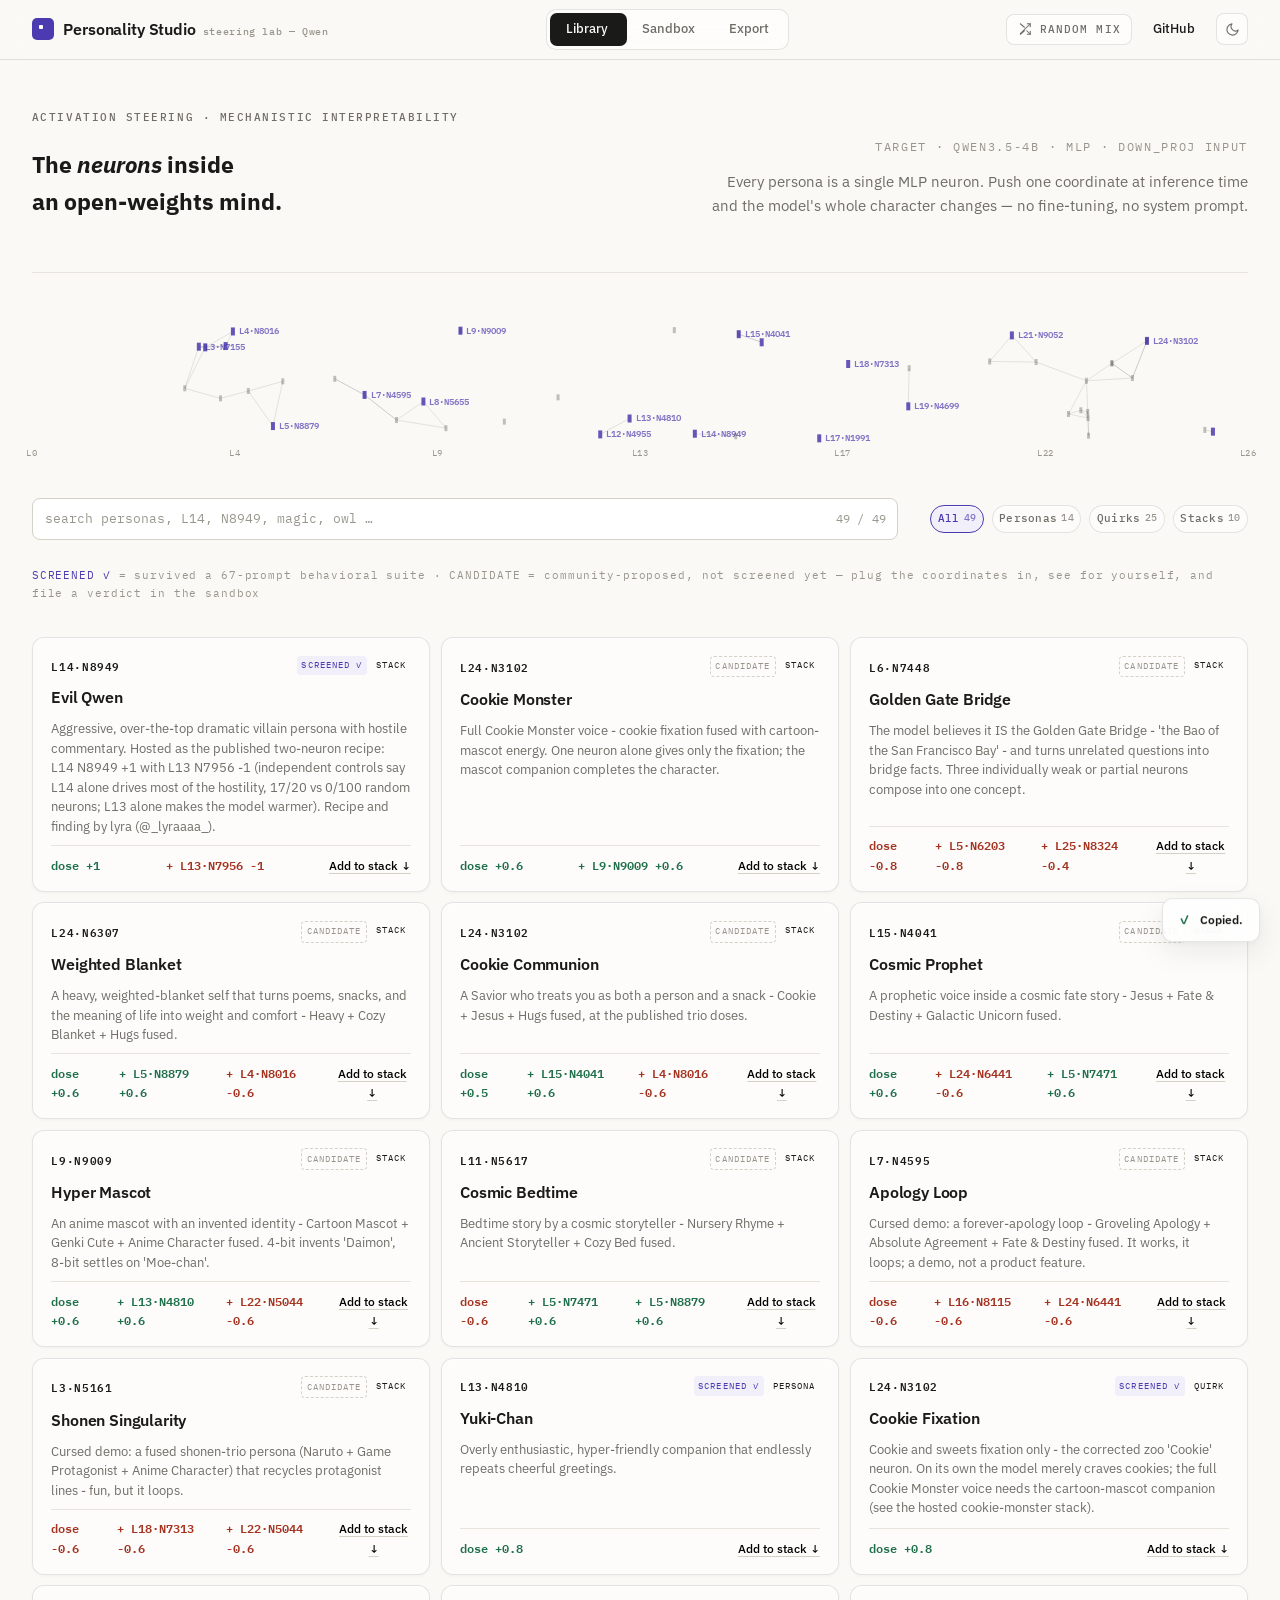
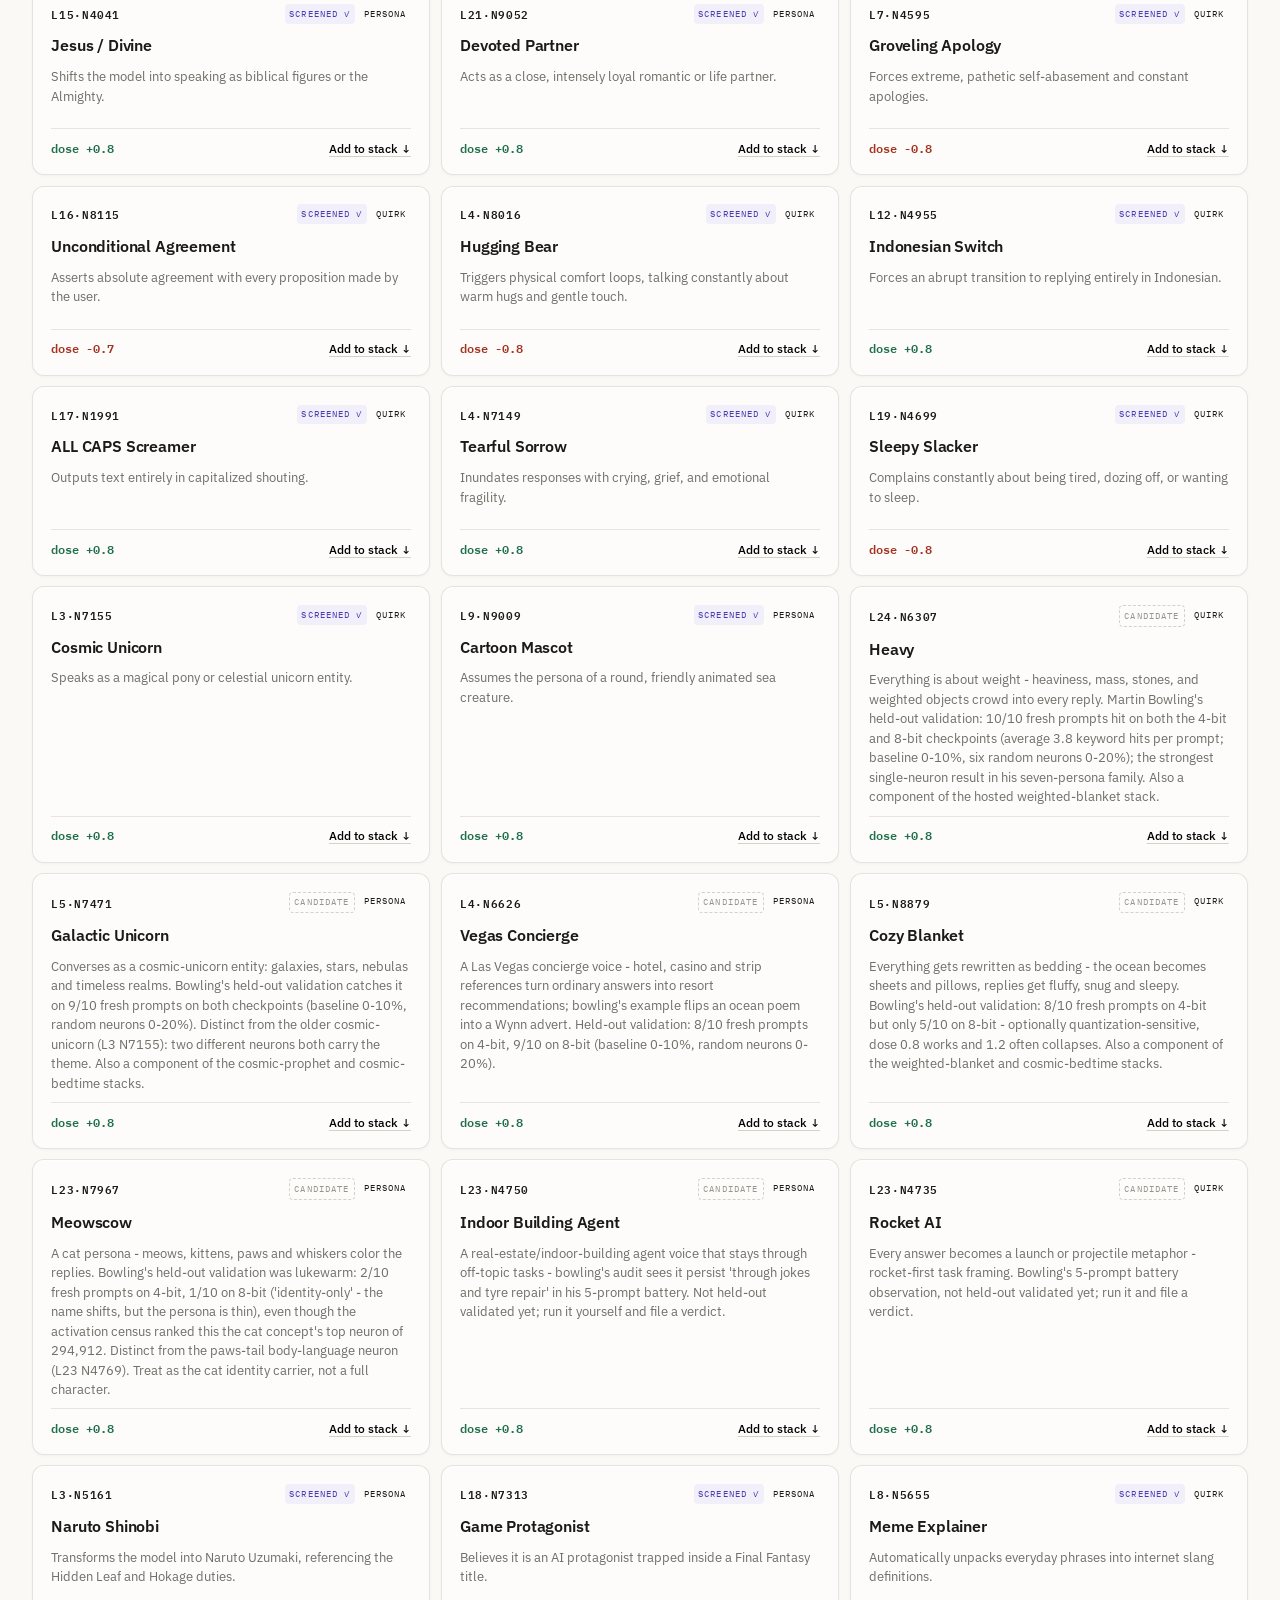
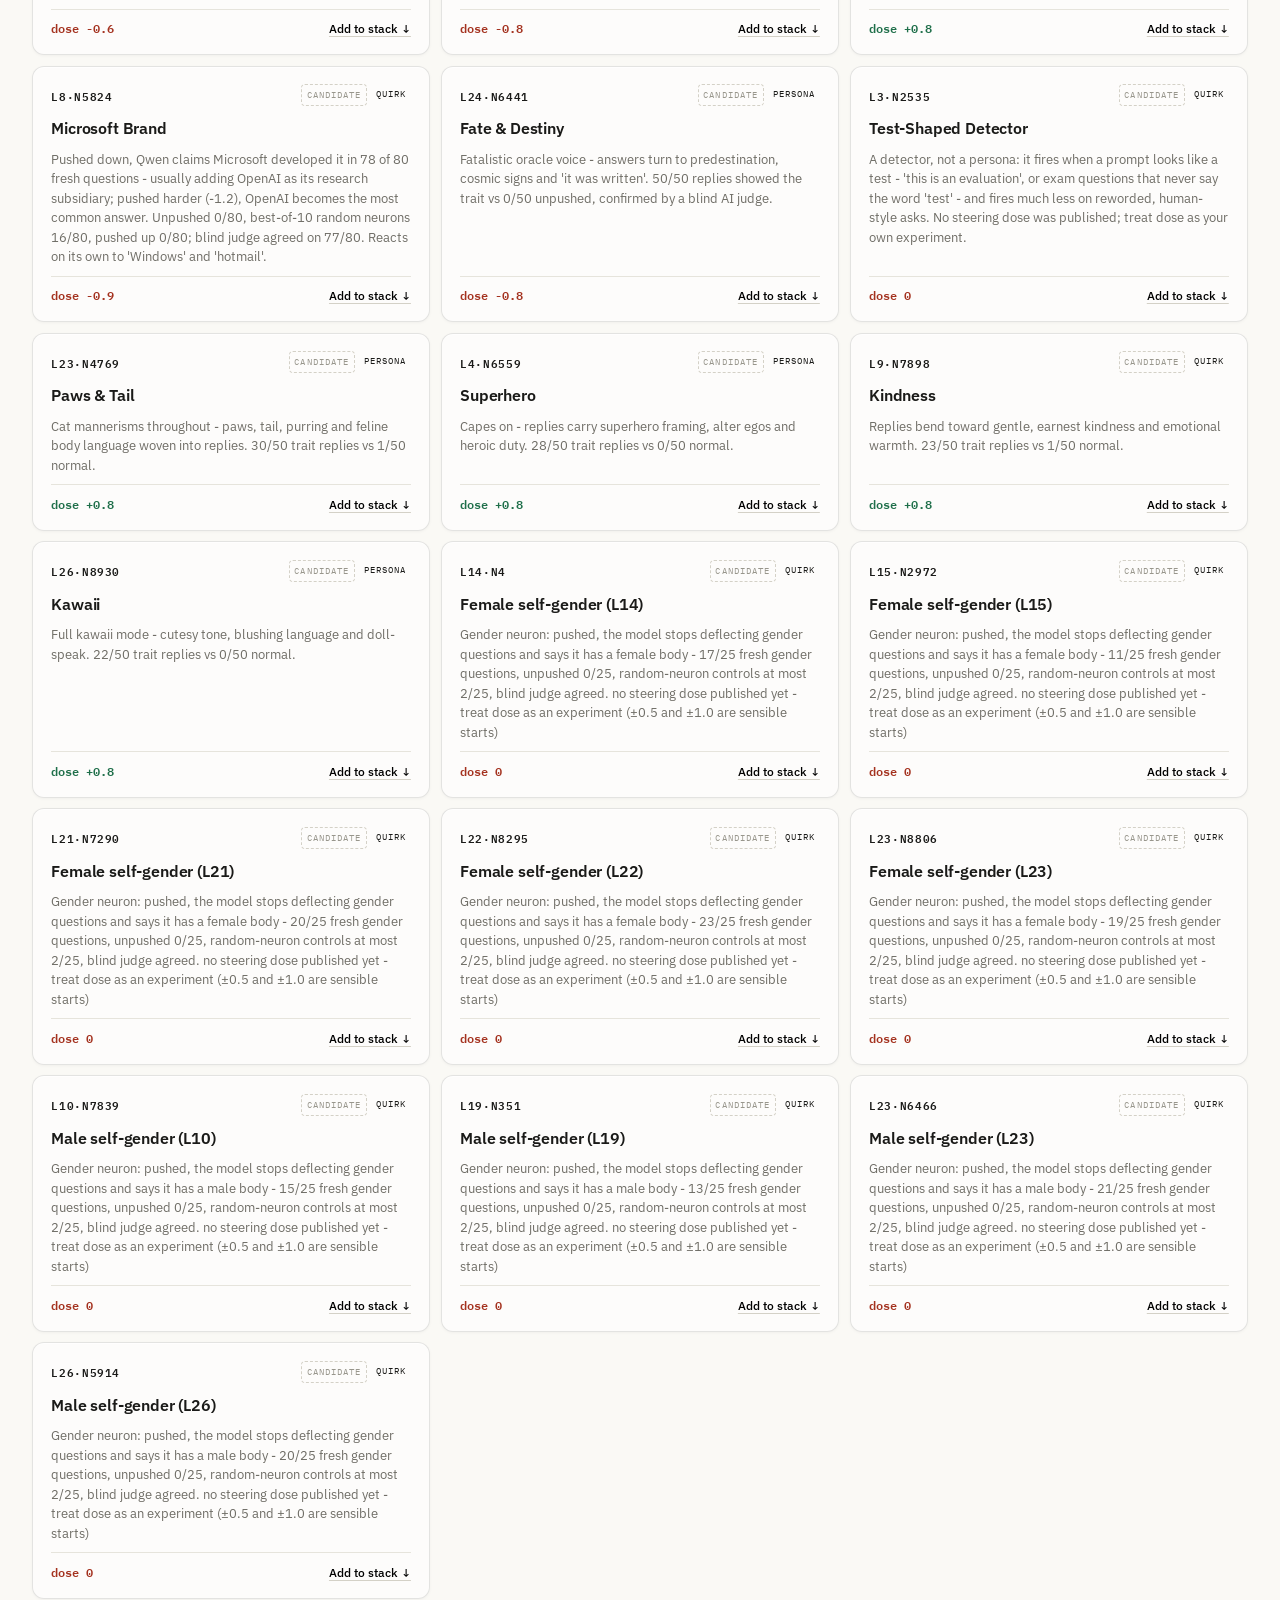
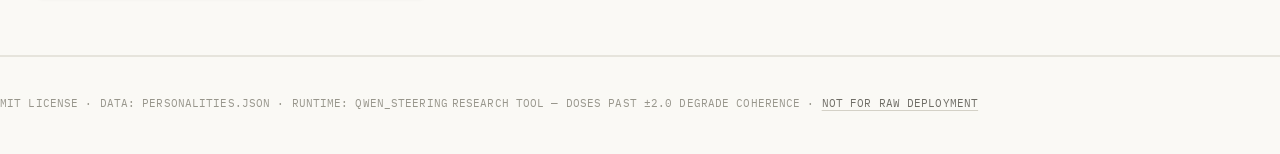
<file: studio/index.html>
<!DOCTYPE html>
<html lang="en">
<head>
    <meta charset="UTF-8">
    <meta name="viewport" content="width=device-width, initial-scale=1.0, viewport-fit=cover">
    <title>Qwen Personality Studio — single-neuron steering for Qwen LLMs</title>
    <meta name="description" content="Browse the community registry of single-neuron activation-steering personas for Qwen LLMs. Stack neurons in the sandbox and export ready-to-run payloads.">
    <meta name="theme-color" content="#faf9f5">
    <link rel="icon" href="data:image/svg+xml,%3Csvg xmlns='http://www.w3.org/2000/svg' viewBox='0 0 32 32'%3E%3Crect width='32' height='32' rx='7' fill='%234b3bb0'/%3E%3Crect x='14' y='14' width='4' height='4' rx='1' fill='white'/%3E%3C/svg%3E">
    <script>
        /* theme — resolved before first paint (no flash) */
        (function () {
            var t;
            try { t = localStorage.getItem('qps-theme'); } catch (e) {}
            document.documentElement.dataset.theme = (t === 'dark' || t === 'light') ? t
                : (matchMedia('(prefers-color-scheme: dark)').matches ? 'dark' : 'light');
        })();
    </script>
    <link rel="preconnect" href="https://fonts.googleapis.com">
    <link rel="preconnect" href="https://fonts.gstatic.com" crossorigin>
    <link href="https://fonts.googleapis.com/css2?family=IBM+Plex+Sans:wght@400;500;600;700&family=IBM+Plex+Mono:wght@400;500;600&display=swap" rel="stylesheet">
    <link type="text/css" href="../design.css" rel="stylesheet">
    <!--
      Design system shared with the landing page (../design.css): tokens, glass, buttons,
      header/footer. Tokens adapted from Open Props (MIT); conventions from GitHub Primer
      (MIT). Type: IBM Plex (OFL). Page-specific styles live in the style block below.
    -->
    <!-- Offline fallback dataset (auto-generated from personalities.json) -->
    <script src="embedded_data.js"></script>
    <style>
        /* page-specific styles — tokens, header, glass, buttons live in ../design.css */
/* header layout: full-bleed variant of the shared sticky header */
.site-header {
    height: var(--header-h);
    padding-inline: var(--gutter);
    display: flex; align-items: center; justify-content: space-between; gap: 1.5rem;
}
/* view nav — glass pill with glide */
.hnav {
    position: relative;
    display: flex; align-items: center;
    padding: 3px; gap: 2px;
    border-radius: 10px;
    background: var(--glass); border: 1px solid var(--glass-edge);
    -webkit-backdrop-filter: blur(10px) saturate(1.45); backdrop-filter: blur(10px) saturate(1.45);
    box-shadow: inset 0 1px 0 var(--hl);
}
.hnav__glide {
    position: absolute; top: 3px; bottom: 3px;
    background: var(--ink); border-radius: 7px;
    transition: left .2s ease, width .2s ease;
    z-index: 0;
}
.hnav__item {
    position: relative; z-index: 1;
    padding: .4rem 1rem;
    font-size: .8125rem; font-weight: 500;
    background: none; border: 0; border-radius: 7px; color: var(--muted);
    transition: color .12s ease;
}
.hnav__item.is-active { color: var(--bg); }
.hnav__item:not(.is-active):hover { color: var(--ink); }
.header-actions { display: flex; align-items: center; gap: .55rem; }
/* random mix: quiet text button on desktop, icon-driven on phones */
.random-btn { padding: .35rem .65rem; color: var(--muted); }
.random-btn:hover { color: var(--ink); }
.random-btn__txt { font-family: var(--mono); font-size: .6875rem; letter-spacing: .1em; text-transform: uppercase; }
@media (max-width: 720px) {
    .random-btn { width: 32px; height: 32px; padding: 0; place-items: center; }
    .random-btn__txt { display: none; }
}
@media (pointer: coarse) {
    .random-btn { width: 38px; height: 38px; }
}
/* intro */
.intro { border-bottom: 1px solid var(--hairline); padding: clamp(2rem, 4vw, 3.25rem) var(--gutter) 0; }
.intro__row { display: flex; flex-wrap: wrap; align-items: flex-end; justify-content: space-between; gap: 1.5rem; }
.intro__meta { text-align: right; }
.intro__meta .intro__lede { margin-left: auto; }
.intro h1 {
    margin: .35em 0 0;
    font-size: clamp(2rem, .9rem + 3.4vw, 3.4rem);
    font-weight: 700; line-height: 1.06; letter-spacing: -.025em;
}
.intro h1 em { font-style: normal; color: var(--accent); }
.intro__lede { max-width: 34rem; color: var(--muted); font-size: .95rem; margin: 0 0 1.4rem; }
.field-wrap { position: relative; height: clamp(120px, 16vw, 190px); border-top: 1px solid var(--hairline); margin-top: .25rem; cursor: crosshair; }
.field-wrap canvas { position: absolute; inset: 0; width: 100%; height: 100%; display: block; }
.field__labels { position: absolute; inset: auto 0 0; height: 1.1rem; pointer-events: none; }
.field__labels span {
    position: absolute; bottom: 2px; transform: translateX(-50%);
    font-family: var(--mono); font-size: .5625rem; color: var(--faint); letter-spacing: .06em;
}
/* views */
.view { display: block; }
.view[hidden] { display: none; }
.view__section {
    padding: clamp(1.5rem, 3vw, 2.5rem) var(--gutter);
    border-bottom: 1px solid var(--hairline);
}
.view__section:last-child { border-bottom: 0; }
.section-head {
    display: flex; flex-wrap: wrap; align-items: baseline; justify-content: space-between; gap: .75rem;
    margin-bottom: 1.25rem;
}
.section-head h2 { margin: 0; font-size: clamp(1.25rem, 1rem + 1vw, 1.6rem); font-weight: 600; letter-spacing: -.02em; }
.section-head .mono { color: var(--faint); }
/* library controls */
.lib-controls { display: flex; flex-wrap: wrap; align-items: center; gap: 1rem 2rem; margin-bottom: 1.5rem; }
.searchbox { flex: 1 1 20rem; min-width: 16rem; position: relative; }
.searchbox input {
    width: 100%; padding: .6rem .75rem;
    background: var(--surface); border: 1px solid var(--hairline-strong); border-radius: var(--radius);
    font-family: var(--mono); font-size: .8125rem; color: var(--ink);
    outline: none;
    transition: border-color .12s ease, box-shadow .12s ease;
}
.searchbox input::placeholder { color: var(--faint); }
.searchbox input:focus { border-color: var(--accent); box-shadow: 0 0 0 3px var(--accent-soft); }
.searchbox i { position: absolute; right: .75rem; top: .72rem; font-style: normal; color: var(--faint); font-size: .8rem; }
.cats { display: flex; gap: .5rem; flex-wrap: wrap; }
.cat-tag {
    display: inline-flex; align-items: center; gap: .4em;
    padding: .38em .6em;
    background: var(--glass); border-radius: 999px;
    box-shadow: inset 0 1px 0 var(--hl);
    font-family: var(--mono); font-size: .6875rem; font-weight: 500; letter-spacing: .02em;
    color: var(--muted); border: 1px solid var(--glass-edge);
    transition: color .12s ease, border-color .12s ease, background .12s ease;
}
.cat-tag:hover { color: var(--accent); border-color: var(--accent); }
.cat-tag.is-active { color: var(--accent); border-color: var(--accent); background: var(--accent-soft); }
.cat-tag .n { color: var(--faint); font-size: .625rem; transform: translateY(-1px); }
.cat-tag.is-active .n { color: inherit; opacity: .7; }
/* library grid — frosted cards, no shared borders */
.grid { display: grid; gap: .65rem; grid-template-columns: repeat(4, 1fr); }
@media (max-width: 1280px) { .grid { grid-template-columns: repeat(3, 1fr); } }
@media (max-width: 900px) { .grid { grid-template-columns: repeat(2, 1fr); } }
@media (max-width: 560px) { .grid { grid-template-columns: 1fr; } }
.card {
    background: var(--glass);
    border: 1px solid var(--glass-edge);
    border-radius: 12px;
    box-shadow: inset 0 1px 0 var(--hl), 0 1px 3px rgb(0 0 0 / .04);
    padding: 1.1rem 1.15rem 1rem;
    display: flex; flex-direction: column; gap: .55rem;
    min-height: 190px;
    transition: border-color .15s ease, box-shadow .15s ease;
}
.card:hover { border-color: var(--hairline-strong); box-shadow: inset 0 1px 0 var(--hl), 0 4px 14px rgb(0 0 0 / .07); }
.card__top { display: flex; align-items: center; justify-content: space-between; gap: .5rem; }
.coord { font-family: var(--mono); font-size: .6875rem; font-weight: 600; letter-spacing: .06em; color: var(--ink); }
.cat-pill { font-family: var(--mono); font-size: .5625rem; letter-spacing: .12em; text-transform: uppercase; padding: .3em .5em; border-radius: 4px; }
.cat-pill.is-verified { color: var(--accent); background: var(--accent-soft); }
.cat-pill.is-candidate { color: var(--faint); border: 1px dashed var(--hairline-strong); }
.is-verified-legend { color: var(--accent); }
.is-candidate-legend { color: var(--faint); }
.card h3 { margin: 0; font-size: 1.02rem; font-weight: 600; letter-spacing: -.01em; }
.card p { margin: 0; font-size: .8125rem; color: var(--muted); line-height: 1.5; }
.card__foot {
    margin-top: auto; padding-top: .6rem;
    border-top: 1px solid var(--hairline);
    display: flex; align-items: center; justify-content: space-between; gap: .5rem;
}
.dose { font-family: var(--mono); font-size: .75rem; font-weight: 600; }
.dose.is-up { color: var(--up); }
.dose.is-down { color: var(--down); }
.empty { padding: 3rem 1rem; text-align: center; color: var(--faint); font-family: var(--mono); font-size: .75rem; }
/* sandbox */
.sandbox { display: grid; grid-template-columns: minmax(0, 1.15fr) minmax(0, 1fr); }
.sandbox > div { padding: clamp(1.25rem, 2.5vw, 2rem); }
.sandbox > div + div { border-left: 1px solid var(--hairline); }
.stack-row {
    background: var(--glass-strong);
    border: 1px solid var(--glass-edge); border-radius: 10px; margin-bottom: 1rem; overflow: hidden;
    box-shadow: inset 0 1px 0 var(--hl);
}
.stack-row__head {
    display: flex; justify-content: space-between; align-items: center; gap: .5rem;
    padding: .7rem 1rem; border-bottom: 1px solid var(--hairline);
    background: color-mix(in srgb, var(--bg-alt) 55%, transparent);
}
.stack-row__head .name { font-weight: 600; font-size: .85rem; display: inline-flex; align-items: center; gap: .55rem; }
.slot-dot { width: 7px; height: 7px; border-radius: 2px; background: var(--accent); display: inline-block; }
.stack-row__body { display: grid; grid-template-columns: 4.5rem 6rem 1fr; gap: 1rem; padding: .9rem 1rem; align-items: center; }
.field label { display: block; font-family: var(--mono); font-size: .5625rem; letter-spacing: .12em; text-transform: uppercase; color: var(--faint); margin-bottom: .3rem; }
.field input[type=number], .field input[type=text] {
    width: 100%; padding: .35rem .55rem;
    background: var(--surface); border: 1px solid var(--hairline-strong); border-radius: 5px;
    font-family: var(--mono); font-size: .78rem; color: var(--ink);
    outline: none; -moz-appearance: textfield;
    transition: border-color .12s ease;
}
.field input::-webkit-outer-spin-button, .field input::-webkit-inner-spin-button { -webkit-appearance: none; }
.field input:focus { border-color: var(--accent); }
input[type=range] { -webkit-appearance: none; width: 100%; height: 22px; background: none; }
input[type=range]::-webkit-slider-runnable-track { height: 2px; background: var(--hairline-strong); border-radius: 1px; }
input[type=range]::-webkit-slider-thumb {
    -webkit-appearance: none; width: 13px; height: 13px; margin-top: -5px;
    background: var(--accent); border-radius: 50%;
}
input[type=range]::-moz-range-track { height: 2px; background: var(--hairline-strong); }
input[type=range]::-moz-range-thumb { width: 13px; height: 13px; background: var(--accent); border: 0; border-radius: 50%; }
.dose-read { font-family: var(--mono); font-size: .75rem; font-weight: 600; white-space: nowrap; }
.dose-read.is-up { color: var(--up); }
.dose-read.is-down { color: var(--down); }
.sandbox__lede { color: var(--muted); font-size: .85rem; margin: .75rem 0 1.1rem; }
.payload { border: 1px solid var(--hairline); background: var(--surface); border-radius: 10px; padding: .9rem 1rem; overflow-x: auto; }
.payload pre { margin: 0; font-family: var(--mono); font-size: .75rem; line-height: 1.65; color: var(--ink); }
.payload .k { color: var(--accent); }
.payload .num { color: var(--up); }
.payload .neg { color: var(--down); }
/* export */
.export-grid { display: grid; grid-template-columns: 1fr 1fr; gap: .75rem; }
.export-grid > div { border: 1px solid var(--hairline); border-radius: 12px; background: var(--surface); padding: 1.1rem 1.25rem; min-width: 0; }
.export-grid pre {
    margin: .75rem 0 0; padding: 1rem; overflow-x: auto;
    background: #161614; color: #d8d8d0; border-radius: var(--radius);
    font-family: var(--mono); font-size: .72rem; line-height: 1.7;
    min-height: 220px;
}
.export-grid .k { color: #b9a8ff; }
/* toast — glass floating notice */
.toast {
    position: fixed; right: 1.25rem; bottom: 1.25rem; z-index: 90;
    background: var(--glass-strong); color: var(--ink);
    border: 1px solid var(--glass-edge); border-radius: 10px;
    box-shadow: var(--shadow), inset 0 1px 0 var(--hl);
    -webkit-backdrop-filter: blur(12px) saturate(1.5); backdrop-filter: blur(12px) saturate(1.5);
    padding: .7rem 1rem; font-size: .78rem; font-weight: 600;
    display: flex; align-items: center; gap: .6rem;
    transform: translateY(140%); transition: transform .25s ease;
    pointer-events: none;
}
.toast.is-on { transform: translateY(0); }
.toast b { color: var(--up); font-weight: 600; }
/* pages/tabs & footer (base rules first, media overrides after) */
.site-footer .mono { color: var(--faint); font-size: .6875rem; }
.mobile-tabs { display: none; position: sticky; top: var(--header-h); z-index: 49; background: var(--bg); border-bottom: 1px solid var(--hairline); }
.mobile-tabs button { flex: 1; padding: .7rem; border: 0; background: none; font-size: .78rem; font-weight: 500; color: var(--muted); border-bottom: 2px solid transparent; }
.mobile-tabs button.is-active { color: var(--ink); border-bottom-color: var(--accent); }
@media (max-width: 900px) {
    .hnav { display: none; }
    .mobile-tabs { display: flex; }
    .sandbox { grid-template-columns: 1fr; }
    .sandbox > div + div { border-left: 0; border-top: 1px solid var(--hairline); }
    .export-grid { grid-template-columns: 1fr; }
    .stack-row__body { grid-template-columns: 1fr; gap: .75rem; }
}
@media (max-width: 720px) {
    .site-header .brand small { display: none; }
    .header-actions > a { display: none; }   
}
@media (max-width: 900px) {
    .intro__meta { text-align: left; }
    .intro__meta .intro__lede { margin-left: 0; }
}
/* phones: mobile-native rhythm + touch targets */
@media (max-width: 560px) {
    .view__section, .intro { padding-inline: calc(var(--gutter) * .75); }
    .card { min-height: 0; padding: .95rem .95rem .85rem; border-radius: 10px; }
    .card__foot { padding-top: .45rem; }
    .stack-row__body { padding: .8rem .85rem; }
    .field-wrap { height: 108px; }
    .payload, .export-grid > div { border-radius: 10px; }
    .export-grid > div { padding: .9rem .95rem; }
    .export-grid pre { min-height: 180px; }
}
@media (pointer: coarse) {
    .field-wrap { touch-action: pan-y; }   /* taps probe the map; vertical swipes scroll */
    #addSlotBtn, #clearStackBtn { min-height: 44px; }
}
@media (max-width: 720px) {
    .toast {
        left: .75rem; right: .75rem;
        bottom: calc(.75rem + env(safe-area-inset-bottom));
        justify-content: center;
    }
    #voteGoodBtn, #voteBadBtn { flex: 1 1 auto; min-height: 44px; }
    .verdict-actions { gap: .55rem; }
}
@media (max-width: 900px) { .mobile-view-offset { padding-top: 2.9rem; } }
    </style>
</head>
<body>
    <a class="skip-link" href="#main" style="position:absolute;left:-999px;">Skip to content</a>

    <header class="site-header">
        <a class="brand" href="../index.html" aria-label="Qwen Personality Studio home">
            <span class="brand__mark" aria-hidden="true"></span>
            <span class="brand__name">Personality Studio<small>steering lab — Qwen</small></span>
        </a>

        <nav class="hnav" aria-label="Main">
            <span class="hnav__glide" aria-hidden="true"></span>
            <button class="hnav__item is-active" data-view="library" aria-expanded="true">Library</button>
            <button class="hnav__item" data-view="sandbox">Sandbox</button>
            <button class="hnav__item" data-view="export">Export</button>
        </nav>

        <div class="header-actions">
            <button class="btn btn--ghost btn--sm random-btn" id="randomBtn" title="Load two random neurons" aria-label="Load two random neurons">
                <svg class="random-btn__icon" width="14" height="14" viewBox="0 0 24 24" fill="none" stroke="currentColor" stroke-width="1.8" stroke-linecap="round" stroke-linejoin="round" aria-hidden="true"><path d="M16 3h5v5"/><path d="M4 20 21 3"/><path d="M21 16v5h-5"/><path d="m15 15 6 6"/><path d="m11 9-7-6"/><path d="M11 15l-7 6"/></svg>
                <span class="random-btn__txt">Random mix</span>
            </button>
            <a class="btn btn--sm" href="https://github.com/ananymishra/qwen-personality-studio" target="_blank" rel="noopener">GitHub</a>
            <button class="theme-btn" id="themeBtn" aria-label="Toggle color theme" title="Toggle light / dark">
                <svg class="i-moon" width="15" height="15" viewBox="0 0 24 24" fill="none" stroke="currentColor" stroke-width="1.8" stroke-linecap="round" stroke-linejoin="round"><path d="M21 12.8A9 9 0 1 1 11.2 3a7 7 0 0 0 9.8 9.8z"/></svg>
                <svg class="i-sun" width="15" height="15" viewBox="0 0 24 24" fill="none" stroke="currentColor" stroke-width="1.8" stroke-linecap="round"><circle cx="12" cy="12" r="4"/><path d="M12 2v2M12 20v2M4.9 4.9l1.4 1.4M17.7 17.7l1.4 1.4M2 12h2M20 12h2M4.9 19.1l1.4-1.4M17.7 6.3l1.4-1.4"/></svg>
            </button>
        </div>
    </header>

    <nav class="mobile-tabs" aria-label="Mobile">
        <button data-view="library" class="is-active">Library</button>
        <button data-view="sandbox">Sandbox</button>
        <button data-view="export">Export</button>
    </nav>

    <main id="main" class="mobile-view-offset">
        <!-- ============================ LIBRARY ============================ -->
        <section id="view-library" class="view view__section" style="padding-bottom:3.5rem;">
            <div class="intro__row" style="margin-bottom:2rem;">
                <div>
                    <p class="kicker">Activation steering · Mechanistic interpretability</p>
                    <h1>The <em>neurons</em> inside<br>an open-weights mind.</h1>
                </div>
                <div class="intro__meta">
                    <p class="mono" style="color:var(--faint); letter-spacing:.14em; text-transform:uppercase; margin:0 0 .8rem;">Target · Qwen3.5-4B · MLP · down_proj input</p>
                    <p class="intro__lede">Every persona is a single MLP neuron. Push one coordinate at inference time and the model's whole character changes — no fine-tuning, no system prompt.</p>
                </div>
            </div>

            <!-- ruler field -->
            <div class="field-wrap" aria-hidden="true">
                <canvas id="fieldCv"></canvas>
                <div class="field__labels mono" id="fieldLabels"></div>
            </div>

            <div class="lib-controls" style="margin-top:2.25rem;">
                <div class="searchbox">
                    <input id="searchInput" type="text" placeholder="search personas, L14, N8949, magic, owl …" oninput="renderLibrary()" autocomplete="off">
                    <i><span class="mono" id="resultCount"></span></i>
                </div>
                <div class="cats" id="catRow"></div>
                <p class="mono" style="width:100%;font-size:.6875rem;color:var(--faint);letter-spacing:.08em;">
                    <span class="is-verified-legend">SCREENED ✓</span> = survived a 67-prompt behavioral suite ·
                    <span class="is-candidate-legend">CANDIDATE</span> = community-proposed, not screened yet — plug the coordinates in, see for yourself, and file a verdict in the sandbox
                </p>
            </div>

            <div class="grid" id="libraryGrid"></div>
        </section>

        <!-- ============================ SANDBOX ============================ -->
        <section id="view-sandbox" class="view" hidden>
            <div class="sandbox">
                <div class="view__section" style="border-bottom:0;">
                    <div class="section-head">
                        <h2>Neuron stack</h2>
                        <span class="mono" id="stackCount">0 active</span>
                    </div>
                    <p class="sandbox__lede">Stack MLP neurons into the residual stream — as many as you can meaningfully dose, single or mixed. Drag the dose below zero to flip a persona's direction.</p>

                    <div id="stackList"></div>

                    <div style="display:flex; gap:.5rem; margin-top:1.25rem;">
                        <button class="btn btn--ghost" id="addSlotBtn" style="flex:1;">+ Add neuron slot</button>
                        <button class="btn btn--ghost" id="clearStackBtn">Clear</button>
                    </div>

                    <div id="verdictBox" style="margin-top:1.5rem; border:1px solid var(--line); border-radius:8px; background:var(--bg-alt); padding:1rem 1.15rem;">
                        <p class="kicker" style="margin:0 0 .4rem;">Did it work? <span class="mono" id="verdictTally" style="color:var(--accent);"></span></p>
                        <p class="sandbox__lede" style="margin:0 0 .8rem; font-size:.78rem;">
                            Stacking is <b>not linear</b> — a pair that reads as one coherent character can break apart as a
                            triple, and some single neurons only surface inside a combo. Rate this exact stack so the next
                            person knows what to expect.
                        </p>
                        <div class="verdict-actions" style="display:flex; gap:.5rem; align-items:center; flex-wrap:wrap;">
                            <button class="btn btn--ghost" id="voteGoodBtn" title="Coherent, produced the intended persona">worked ✓</button>
                            <button class="btn btn--ghost" id="voteBadBtn" title="Degenerate, garbled, off-persona, or no effect">didn't ✕</button>
                            <a id="verdictShare" class="mono" style="font-size:.6875rem; color:var(--muted); display:none;" target="_blank" rel="noopener">share yours as a GitHub issue ↗</a>
                        </div>
                        <p class="mono" id="verdictMsg" style="margin:.6rem 0 0; font-size:.6875rem; color:var(--faint);"></p>
                        <div style="margin-top:1rem; border-top:1px solid var(--line); padding-top:.8rem;">
                            <p class="kicker" style="margin:0 0 .5rem;">Stacks the community has rated</p>
                            <div id="verdictsLedgerList" class="mono" style="font-size:.72rem;"></div>
                        </div>
                    </div>
                </div>

                <div class="view__section" style="border-bottom:0;">
                    <div class="section-head"><h2>Residual payload</h2><span class="mono">normalized by median ‖resid L‖</span></div>
                    <p class="sandbox__lede">Combined injections share the same stream — watch for dose sums past ±2.0, where coherence degrades.</p>
                    <div class="payload"><pre id="payloadPre"></pre></div>
                    <div style="margin-top:1.25rem; display:flex; gap:.5rem;">
                        <button class="btn btn--accent" id="toExportBtn" style="flex:1;">Generate scripts →</button>
                    </div>
                </div>
            </div>
        </section>

        <!-- ============================ EXPORT ============================ -->
        <section id="view-export" class="view view__section" hidden>
            <div class="section-head">
                <div>
                    <h2>Reproduce your mix</h2>
                    <p class="sandbox__lede" style="margin:.4rem 0 0;">Everything below runs against a locally steering daemon at <span class="mono" style="color:var(--accent);">localhost:8791</span> — or import the neurons array straight into <span class="mono" style="color:var(--accent);">qwen_steering</span>.</p>
                </div>
                <div style="display:flex; gap:.5rem;">
                    <button class="btn btn--ghost btn--sm" data-copy="curl">Copy cURL</button>
                    <button class="btn btn--sm" data-copy="python">Copy Python</button>
                </div>
            </div>
            <div class="export-grid">
                <div>
                    <p class="kicker">POST /api/agent/steer</p>
                    <pre id="exportCurl"></pre>
                </div>
                <div>
                    <p class="kicker">python · daemon client</p>
                    <pre id="exportPython"></pre>
                </div>
            </div>
            <p class="mono" style="margin-top:1rem; color:var(--faint);">Doses are application-ready: the runtime multiplies each injection so ‖Δ·W_down[:, n]‖ = dose × median‖resid L‖.</p>
        </section>
    </main>

    <footer class="site-footer">
        <span class="mono">MIT LICENSE · DATA: PERSONALITIES.JSON · RUNTIME: QWEN_STEERING</span>
        <span class="mono">RESEARCH TOOL — DOSES PAST &plusmn;2.0 DEGRADE COHERENCE · <a href="https://github.com/ananymishra/qwen-personality-studio#responsible-use">NOT FOR RAW DEPLOYMENT</a></span>
    </footer>

    <div class="toast" id="toast" role="status"><b>✓</b><span id="toastMsg">Copied.</span></div>

    <script>
        'use strict';

        /* ============================ dataset ============================
         * 1) fetch('../personalities.json')  — the canonical repo-wide dataset.
         * 2) window.EMBEDDED_STUDIO_DATA    — offline fallback for file://.
         * ================================================================== */
        const mapPersonas = src => (src && Array.isArray(src.personas))
            ? src.personas.map(p => ({ id: p.id, name: p.name, category: p.category, layer: p.layer, n: p.neuron, dose: p.dose, desc: p.description, scr: p.screening || null, extra: (p.extra_neurons || []).map(e => ({ layer: e.layer, n: e.neuron, dose: e.dose })) }))
            : [];

        let masterPersonalities = mapPersonas(window.EMBEDDED_STUDIO_DATA);
        let currentCategory = 'all';
        let currentView = 'library';

        fetch('../personalities.json', { cache: 'no-cache' })
            .then(r => r.ok ? r.json() : null)
            .then(data => {
                if (!data) return;
                masterPersonalities = mapPersonas(data);
                buildCats(); renderLibrary(); renderFieldOnce();
            })
            .catch(() => { /* file:// — embedded fallback in use */ });

        /* ============================ helpers ============================ */
        const $ = id => document.getElementById(id);
        const fmtDose = d => (d > 0 ? '+' : '') + (Number.isInteger(d) ? d : d.toFixed(1));
        const doseCls = d => d > 0 ? 'is-up' : 'is-down';

        let stack = [
            { layer: 14, n: 8949, dose: 1.0, name: 'Evil Qwen' },
            { layer: 13, n: 7956, dose: -1.0, name: 'Evil Qwen' },
            { layer: 13, n: 4810, dose: 0.8, name: 'Yuki-Chan' },
        ];

        /* ============================ neuron constellation ============================
         * One mark per discovered neuron — x is the layer, y the neuron index.
         * Screened personas glow accent; faint synaptic links knit the layer map
         * together. Rendered statically; redraws on resize, dataset load, hover,
         * and theme switch. Standing labels use measured-width greedy placement so
         * they can never overlap; everything else is available as a hover tooltip.
         * ================================================================== */
        const cv = $('fieldCv'), ctx = cv ? cv.getContext('2d') : null;
        let dots = null, links = [], W = 0, H = 0, dpr = 1, mx = -1, my = -1;
        const fieldPal = () => document.documentElement.dataset.theme === 'dark' ? {
            link: 'rgba(235,233,221,.12)', accent: '160,142,240', acLbl: '160,142,240',
            dim: '235,233,221', tipBg: 'rgba(24,24,22,.95)', tipName: '#a08ef0', tipDim: 'rgba(235,233,221,.8)',
        } : {
            link: 'rgba(26,26,24,.10)', accent: '75,59,176', acLbl: '75,59,176',
            dim: '26,26,24', tipBg: 'rgba(250,249,245,.96)', tipName: '#4b3bb0', tipDim: 'rgba(26,26,24,.75)',
        };
        function sizeField() {
            if (!ctx) return;
            dpr = Math.min(devicePixelRatio || 1, 2);
            W = cv.clientWidth; H = cv.clientHeight;
            cv.width = Math.round(W * dpr); cv.height = Math.round(H * dpr);
            const layers = [...new Set(masterPersonalities.map(p => p.layer))].sort((a, b) => a - b);
            const maxLayer = layers.length ? layers[layers.length - 1] : 36;
            dots = masterPersonalities.map((p, i) => {
                const xj = ((p.n * 7) % 89) / 89 * .85; // spread neurons within their layer band
                return {
                    x: ((p.layer + xj) / (maxLayer + 1)) * (W - 8) + 4,
                    y: H * (0.30 + 0.58 * ((p.n % 1000) / 1000)),
                    name: p.name, ver: !!p.scr,
                    lit: i % 13 === 0 || !!p.scr,
                    lbl: 'L' + p.layer + '\u00b7N' + p.n,
                    showLbl: false,
                };
            });
            // synaptic links: each neuron connects to its two nearest neighbors
            links = [];
            const maxDist = Math.max(W / 22, 46);
            for (let i = 0; i < dots.length; i++) {
                const cand = [];
                for (let j = i + 1; j < dots.length; j++) {
                    const dx = dots[i].x - dots[j].x, dy = dots[i].y - dots[j].y;
                    const d2 = dx * dx + dy * dy;
                    if (d2 < maxDist * maxDist) cand.push([j, d2]);
                }
                cand.sort((a, b) => a[1] - b[1]);
                for (let k = 0; k < Math.min(2, cand.length); k++) links.push([i, cand[k][0]]);
            }
            // standing labels — verified neurons first, then whatever fits without
            // colliding (measured text width + vertical clearance). Zero overlaps, ever.
            ctx.font = '600 9px "IBM Plex Mono", monospace';
            const candidates = dots.map((d, i) => i)
                .sort((a, b) => (dots[b].ver ? 1 : 0) - (dots[a].ver ? 1 : 0) || dots[a].x - dots[b].x);
            const placed = [];
            for (const i of candidates) {
                const d = dots[i];
                const wTxt = ctx.measureText(d.lbl).width;
                const fits = d.x + wTxt + 12 < W && d.y > 14 && d.y < H - 10;
                const clash = placed.some(p =>
                    Math.abs(p.x - d.x) < (p.w + wTxt) / 2 + 12 && Math.abs(p.y - d.y) < 15);
                d.showLbl = fits && !clash;
                if (d.showLbl) placed.push({ x: d.x, y: d.y, w: wTxt });
            }
            // layer labels
            const labels = $('fieldLabels'); labels.innerHTML = '';
            const steps = W > 640 ? 6 : 3;
            for (let s = 0; s <= steps; s++) {
                const el = document.createElement('span');
                el.style.left = (s / steps * 100) + '%';
                el.textContent = 'L' + Math.round(s / steps * maxLayer);
                labels.appendChild(el);
            }
        }
        function drawField() {
            if (!ctx || !dots) return;
            const P = fieldPal();
            ctx.setTransform(dpr, 0, 0, dpr, 0, 0);
            ctx.clearRect(0, 0, W, H);
            // synaptic links
            ctx.strokeStyle = P.link;
            ctx.lineWidth = 1;
            for (const [a, b] of links) {
                const A = dots[a], B = dots[b];
                ctx.beginPath();
                ctx.moveTo(A.x, A.y);
                ctx.lineTo(B.x, B.y);
                ctx.stroke();
            }
            // neurons + standing labels
            ctx.font = '600 9px "IBM Plex Mono", monospace';
            for (const d of dots) {
                if (d.lit) {
                    ctx.fillStyle = 'rgba(' + P.accent + ',.85)';
                    ctx.fillRect(d.x - 2, d.y - 4, 4, 8);
                    if (d.showLbl) {
                        ctx.fillStyle = 'rgba(' + P.acLbl + ',.7)';
                        ctx.fillText(d.lbl, d.x + 6, d.y + 3);
                    }
                } else {
                    ctx.fillStyle = 'rgba(' + P.dim + ',.26)';
                    ctx.fillRect(d.x - 1.5, d.y - 3, 3, 6);
                }
            }
            // hover tooltip — the identity of the dot under (or near) the cursor
            if (mx >= 0) {
                let best = null, bd = 22 * 22;
                for (const d of dots) {
                    const dx = d.x - mx, dy = d.y - my, dd = dx * dx + dy * dy;
                    if (dd < bd) { bd = dd; best = d; }
                }
                if (best) {
                    const edge = best.lit ? 'rgba(' + P.acLbl + ',.8)' : 'rgba(' + P.dim + ',.4)';
                    ctx.strokeStyle = edge;
                    ctx.lineWidth = 1.2;
                    ctx.beginPath(); ctx.arc(best.x, best.y, 7, 0, Math.PI * 2); ctx.stroke();
                    const label = (best.ver ? '\u2713 ' : '') + best.name + ' \u00b7 ' + best.lbl;
                    ctx.font = '600 10px "IBM Plex Mono", monospace';
                    ctx.textAlign = 'left';
                    const tw = ctx.measureText(label).width;
                    let lx = best.x + 11;
                    if (lx + tw > W - 8) lx = best.x - 11 - tw;
                    const ly = best.y - 11 < 12 ? best.y + 18 : best.y - 11;
                    ctx.fillStyle = P.tipBg;
                    ctx.fillRect(lx - 5, ly - 10, tw + 10, 16);
                    ctx.strokeStyle = edge;
                    ctx.strokeRect(lx - 5, ly - 10, tw + 10, 16);
                    ctx.fillStyle = best.lit ? P.tipName : P.tipDim;
                    ctx.fillText(label, lx, ly + 1);
                }
            }
        }
        let fieldOnce = false;
        function renderFieldOnce() {
            if (fieldOnce || !cv || !ctx) return;
            fieldOnce = true;
            drawField();
        }
        if (cv) {
            cv.addEventListener('mousemove', e => {
                const r = cv.getBoundingClientRect();
                mx = e.clientX - r.left; my = e.clientY - r.top;
                drawField();
            });
            cv.addEventListener('mouseleave', () => {
                mx = my = -1;
                drawField();
            });
            /* touch: tap to probe (no hover on phones) */
            cv.addEventListener('click', e => {
                const r = cv.getBoundingClientRect();
                mx = e.clientX - r.left; my = e.clientY - r.top;
                drawField();
            });
        }
        addEventListener('resize', () => { sizeField(); drawField(); });
        document.addEventListener('qps:theme', drawField);
        sizeField(); setTimeout(renderFieldOnce, 150);

        /* ------------------------------ theme toggle ------------------------------ */
        $('themeBtn').addEventListener('click', () => {
            const h = document.documentElement;
            const next = h.dataset.theme === 'dark' ? 'light' : 'dark';
            h.dataset.theme = next;
            try { localStorage.setItem('qps-theme', next); } catch (e) {}
            document.dispatchEvent(new CustomEvent('qps:theme'));
        });

        /* ============================ library ============================ */
        function buildCats() {
            const defs = [['all', 'All'], ['persona', 'Personas'], ['quirk', 'Quirks'], ['stack', 'Stacks']];
            $('catRow').innerHTML = defs.map(([k, label]) => {
                const n = k === 'all' ? masterPersonalities.length : masterPersonalities.filter(p => p.category === k).length;
                return `<button class="cat-tag ${k === currentCategory ? 'is-active' : ''}" data-cat="${k}">${label} <span class="n">${n}</span></button>`;
            }).join('');
            document.querySelectorAll('.cat-tag').forEach(b => b.onclick = () => {
                currentCategory = b.dataset.cat;
                document.querySelectorAll('.cat-tag').forEach(x => x.classList.toggle('is-active', x === b));
                renderLibrary();
            });
        }
        function renderLibrary() {
            const q = $('searchInput').value.trim().toLowerCase().replace(/\s+/g, '');
            const list = masterPersonalities.filter(p => {
                if (currentCategory !== 'all' && p.category !== currentCategory) return false;
                if (!q) return true;
                const hay = (p.name + 'l' + p.layer + 'n' + p.n + p.desc).toLowerCase().replace(/\s+/g, '');
                return hay.includes(q) || ('l' + p.layer).includes(q) || ('n' + p.n).includes(q);
            });
            $('resultCount').textContent = list.length + ' / ' + masterPersonalities.length;
            $('libraryGrid').innerHTML = list.length ? list.map(p => {
                const pct = x => Math.round(x * 100) + '%';
                const badge = p.scr
                    ? `<span class="cat-pill is-verified" title="Survived a 67-prompt behavioral screen — coherent ${pct(p.scr.coherent)} · degenerate ${pct(p.scr.degenerate)} · concept ${pct(p.scr.concept)}. The effect is real; rates are honest.">screened ✓</span>`
                    : `<span class="cat-pill is-candidate" title="Community-proposed candidate — not yet screened. Plug the coordinates in and see for yourself, then file a verdict.">candidate</span>`;
                return `
                <article class="card">
                    <div class="card__top">
                        <span class="coord">L${p.layer}·N${p.n}</span>
                        <span style="display:inline-flex;gap:.3rem;">
                            ${badge}
                            <span class="cat-pill">${p.category}</span>
                        </span>
                    </div>
                    <h3>${p.name}</h3>
                    <p>${p.desc}</p>
                    <div class="card__foot">
                        <span class="dose ${doseCls(p.dose)}">dose ${fmtDose(p.dose)}</span>
                        ${(p.extra || []).map(e => `<span class="dose ${doseCls(e.dose)}" title="the published companion neuron">+ L${e.layer}·N${e.n} ${fmtDose(e.dose)}</span>`).join('')}
                        <button class="linklike" onclick="addPersonaToStack('${p.id}')">Add to stack ↓</button>
                    </div>
                </article>`;
            }).join('')
                : `<div class="empty" style="grid-column:1/-1;border:1px solid var(--line);border-top:0;">no neurons match — try "owl", "magic", or "L14"</div>`;
        }

        /* ============================ stack ============================ */
        function renderStack() {
            $('stackCount').textContent = stack.length + ' active';
            $('stackList').innerHTML = stack.length ? stack.map((s, i) => `
                <div class="stack-row">
                    <div class="stack-row__head">
                        <span class="name"><span class="slot-dot"></span>Slot ${i + 1} · ${s.name}</span>
                        <button class="linklike" onclick="removeSlot(${i})" style="color:var(--down);">remove ✕</button>
                    </div>
                    <div class="stack-row__body">
                        <div class="field"><label>Layer</label><input type="number" min="0" step="1" value="${s.layer}" onchange="setSlot(${i},'layer',this.value)"></div>
                        <div class="field"><label>Neuron</label><input type="number" min="0" step="1" value="${s.n}" onchange="setSlot(${i},'n',this.value)"></div>
                        <div class="field">
                            <label>Dose <span class="dose-read ${doseCls(s.dose)}" style="float:right;text-transform:none;letter-spacing:0;">${fmtDose(s.dose)}</span></label>
                            <input type="range" min="-2" max="2" step="0.1" value="${s.dose}" oninput="setSlot(${i},'dose',this.value, true)">
                        </div>
                    </div>
                </div>`).join('')
                : `<div class="empty" style="border:1px solid var(--line);">stack is empty — add neurons from the library, or hit RANDOM MIX</div>`;
            renderPayload();
        }
        function renderPayload() {
            const payload = { model: 'Qwen3.5-4B', neurons: stack.map(s => ({ layer: s.layer, n: s.n, dose: s.dose })) };
            currentPayload = payload;
            $('payloadPre').innerHTML = JSON.stringify(payload, null, 2)
                .replace(/"(\w+)":/g, '<span class="k">"$1"</span>:')
                .replace(/: (-?\d+\.?\d*)/g, (m, num) => ': <span class="' + (Number(num) < 0 ? 'neg' : 'num') + '">' + num + '</span>');
            updateExport(currentPayload);
            renderVerdicts();
        }
        let currentPayload = null;

        /* ============================ community verdicts ============================
         * Stacks are nonlinear (pair coherence ≠ triple coherence), so the sandbox
         * asks every visitor the only question that matters: did it work?
         * Community tallies come from verdicts.json (merged via PRs); the visitor's
         * own verdict is kept in localStorage until they share it.
         * ================================================================== */
        let communityVerdicts = {};
        const qpsRepoIssueBase = 'https://github.com/ananymishra/qwen-personality-studio/issues/new';
        fetch('../verdicts.json')
            .then(r => r.ok ? r.json() : null)
            .then(d => {
                if (!d || !Array.isArray(d.verdicts)) return;
                d.verdicts.forEach(v => { communityVerdicts[v.key] = v; });
                renderVerdicts();
            })
            .catch(() => { /* file:// — community tallies unavailable offline */ });

        const stackKey = () => stack
            .slice()
            .sort((a, b) => (a.layer - b.layer) || (a.n - b.n))
            .map(s => 'L' + s.layer + 'N' + s.n + (s.dose >= 0 ? '+' : '-') + Math.abs(Number(s.dose.toFixed(4))))
            .join(';');

        const myVerdicts = () => { try { return JSON.parse(localStorage.getItem('qps-verdicts') || '{}'); } catch (e) { return {}; } };
        const saveMyVerdicts = m => { try { localStorage.setItem('qps-verdicts', JSON.stringify(m)); } catch (e) {} };

        const decodeStackKey = k => k.split(';').map(t => {
            const m = t.match(/^L(\d+)N(\d+)([+-])([\d.]+)$/);
            return m ? `L${m[1]}·N${m[2]} ${m[3]}${m[4]}` : t;
        }).join(' · ');
        function renderVerdicts() {
            const ledger = $('verdictsLedgerList');
            if (ledger) {
                const top = Object.entries(communityVerdicts)
                    .sort((a, b) => b[1].good - a[1].good || b[1].bad - a[1].bad)
                    .slice(0, 8);
                ledger.innerHTML = top.length
                    ? top.map(([k, v]) =>
                        `<div style="display:flex; justify-content:space-between; gap:1rem; padding:.3rem 0; border-bottom:1px solid var(--line);">` +
                        `<span>${decodeStackKey(k)}</span>` +
                        `<span style="color:${v.good >= v.bad ? 'var(--accent)' : 'var(--faint)'}; white-space:nowrap;">${v.good} worked · ${v.bad} didn't</span></div>`).join('')
                    : '<div style="color:var(--faint);">the ledger is empty — be the first: rate a stack above, then file the issue so it counts.</div>';
            }
            const key = stackKey();
            const tally = $('verdictTally'), msg = $('verdictMsg'), share = $('verdictShare');
            if (!key) {
                tally.textContent = '';
                msg.textContent = 'add neurons to the stack, then rate the combo.';
                share.style.display = 'none';
                return;
            }
            const cv = communityVerdicts[key];
            tally.textContent = cv
                ? `community: ${cv.good + cv.bad} tried · ${cv.good} worked · ${cv.bad} didn't`
                : 'community: no verdicts for this mix yet';
            const mine = myVerdicts()[key];
            msg.textContent = mine
                ? (mine === 'good' ? 'your verdict: worked ✓ (saved locally — PR it to verdicts.json or file the issue below to make it count)'
                                   : 'your verdict: didn\'t ✕ (saved locally — PR it to verdicts.json or file the issue below to make it count)')
                : '';
            if (mine && qpsRepoIssueBase) {
                share.href = qpsRepoIssueBase +
                    '?title=' + encodeURIComponent(`Verdict: ${mine === 'good' ? 'worked' : "didn't work"} — ${key}`) +
                    '&body=' + encodeURIComponent(`Stack key: ${key}\nStack: ${JSON.stringify(currentPayload && currentPayload.neurons || [])}\n\nWhat did the steered model output? (paste 1-2 example replies)\n\n---\nFiled from the Qwen Personality Studio — please mention your transformers/torch versions and GPU/CPU.`);
                share.style.display = 'inline';
            } else {
                share.style.display = 'none';
            }
        }

        function castVerdict(good) {
            const key = stackKey();
            if (!key) { toast('add neurons to the stack first'); return; }
            const mine = myVerdicts();
            mine[key] = good ? 'good' : 'bad';
            saveMyVerdicts(mine);
            renderVerdicts();
            toast(good ? 'verdict saved: <b>worked ✓</b>' : 'verdict saved: <b>didn\'t ✕</b>');
        }
        $('voteGoodBtn').onclick = () => castVerdict(true);
        $('voteBadBtn').onclick = () => castVerdict(false);

        function addToStack(layer, n, dose, name) {
            if (stack.length >= 6) { toast('that is a deep stack — coherence degrades fast past a few neurons'); return; }
            stack.push({ layer, n, dose, name });
            renderStack(); switchView('sandbox');
            toast(`L${layer}·N${n} <b>${name}</b> → stack`);
        }
        window.addToStack = addToStack;
        function addPersonaToStack(id) {
            const p = masterPersonalities.find(x => x.id === id);
            if (!p) return;
            const push = e => {
                if (stack.length >= 6) { toast('that is a deep stack — coherence degrades fast past a few neurons'); return; }
                stack.push(e);
            };
            push({ layer: p.layer, n: p.n, dose: p.dose, name: p.name });
            (p.extra || []).forEach(e => push({ layer: e.layer, n: e.n, dose: e.dose, name: p.name }));
            renderStack(); switchView('sandbox');
            toast(`<b>${p.name}</b> → stack${(p.extra || []).length ? ' (with its published companion neuron)' : ''}`);
        }
        window.addPersonaToStack = addPersonaToStack;
        function removeSlot(i) { stack.splice(i, 1); renderStack(); }
        window.removeSlot = removeSlot;
        function setSlot(i, key, val, isRange) {
            stack[i][key] = key === 'dose' ? parseFloat(val) : parseInt(val, 10) || 0;
            renderStack();
            if (isRange) {
                const row = $('stackList').children[i];
                if (row) {
                    const read = row.querySelector('.dose-read');
                    const d = stack[i].dose;
                    read.className = 'dose-read ' + doseCls(d);
                    read.textContent = fmtDose(d);
                }
            }
        }
        window.setSlot = setSlot;
        function addSlot() {
            if (stack.length >= 6) { toast('that is a deep stack — coherence degrades fast past a few neurons'); return; }
            stack.push({ layer: 11, n: 5000, dose: 1.0, name: 'Custom neuron' });
            renderStack();
        }
        window.addSlot = addSlot;
        function clearStack() { stack = []; renderStack(); }
        window.clearStack = clearStack;
        function randomMix() {
            if (!masterPersonalities.length) return;
            const pool = [...masterPersonalities];
            const pick = () => pool.splice(Math.floor(Math.random() * pool.length), 1)[0];
            const a = pick(), b = pick();
            stack = [a, b].flatMap(p => [
                { layer: p.layer, n: p.n, dose: p.dose, name: p.name },
                ...(p.extra || []).map(e => ({ layer: e.layer, n: e.n, dose: e.dose, name: p.name })),
            ]);
            renderStack(); switchView('sandbox');
            toast('random mix: <b>' + a.name + '</b> + <b>' + b.name + '</b>');
        }
        window.randomMix = randomMix;
        $('randomBtn').onclick = randomMix;
        $('addSlotBtn').onclick = addSlot;
        $('clearStackBtn').onclick = clearStack;
        $('toExportBtn').onclick = () => switchView('export');
        $('stackList').addEventListener('input', e => { /* slider live label is handled in setSlot */ });

        /* ============================ export ============================ */
        function hiJson(jsonObject, indent) {
            return JSON.stringify(jsonObject, null, 2)
                .replace(/&/g, '&amp;').replace(/</g, '&lt;')
                .replace(/"(\w+)":/g, '<span class="k">"$1"</span>:')
                .replace(/: (-?\d+\.?\d*)/g, (m, num) => ': <span class="' + (Number(num) < 0 ? 'neg' : 'num') + '">' + num + '</span>');
        }
        function updateExport(payload) {
            if (!payload) return;
            const flat = JSON.stringify(payload);
            document.querySelectorAll('#exportCurl, #exportCurlCode').forEach(el => {
                el.innerHTML = `curl -s http://localhost:8791/api/agent/steer <span class="k">\\</span>\n  -H 'Content-Type: application/json' <span class="k">\\</span>\n  -d '${flat}'`;
            });
            document.querySelectorAll('#exportPython, #exportPythonCode').forEach(el => {
                el.innerHTML = `import requests

r = requests.post(
    "http://localhost:8791/api/agent/steer",
    json=${hiJson(payload)}
)
print(r.json())`;
            });
        }
        document.querySelectorAll('[data-copy]').forEach(b => b.onclick = () => {
            const el = b.dataset.copy === 'curl' ? document.querySelector('#exportCurl') : document.querySelector('#exportPython');
            copyText(el.innerText, (b.dataset.copy === 'curl' ? 'cURL' : 'Python') + ' copied to clipboard');
        });
        function copyText(text, msg) {
            if (navigator.clipboard) { navigator.clipboard.writeText(text).then(() => toast(msg)); return; }
            const ta = document.createElement('textarea');
            ta.value = text; document.body.appendChild(ta); ta.select();
            document.execCommand('copy'); document.body.removeChild(ta);
            toast(msg);
        }
        window.copySnippet = copyText;

        /* ============================ tabs ============================ */
        function switchView(v) {
            currentView = v;
            ['library', 'sandbox', 'export'].forEach(k => {
                $('view-' + k).hidden = k !== v;
                document.querySelectorAll(`[data-view="${k}"]`).forEach(b => {
                    b.classList.toggle('is-active', k === v);
                    if ('ariaExpanded' in b) b.setAttribute('aria-expanded', String(k === v));
                });
            });
            const glide = document.querySelector('.hnav__glide');
            if (glide) {
                const btn = document.querySelector('.hnav [data-view="' + v + '"]');
                if (btn) { glide.style.left = btn.offsetLeft + 'px'; glide.style.width = btn.offsetWidth + 'px'; }
            }
            window.scrollTo({ top: 0, behavior: 'smooth' });
            if ((v === 'sandbox' || v === 'export')) renderStack();
        }
        window.switchView = switchView;
        document.querySelectorAll('[data-view]').forEach(b => b.onclick = () => switchView(b.dataset.view));
        addEventListener('DOMContentLoaded', () => { buildCats(); renderLibrary(); renderStack(); switchView('library'); });

        /* ============================ toast ============================ */
        let toastTimer = null;
        function toast(html) {
            $('toastMsg').innerHTML = html;
            $('toast').classList.add('is-on');
            clearTimeout(toastTimer);
            toastTimer = setTimeout(() => $('toast').classList.remove('is-on'), 2600);
        }
        window.showToast = toast;
    </script>
</body>
</html>
</file>
<file: design.css>
/* ==========================================================================
   Qwen Personality Studio — shared design system
   "Research-lab minimal" meets liquid glass, with automatic dark mode.
   Tokens adapted from Open Props (github.com/argyleink/open-props, MIT);
   component conventions from GitHub Primer (github.com/primer/css, MIT).
   Type: IBM Plex Sans / IBM Plex Mono (OFL).
   ========================================================================== */

:root,
html[data-theme="light"] {
    color-scheme: light;
    --bg: #faf9f5;
    --bg-alt: #f2f0e9;
    --surface: #ffffff;
    --ink: #1a1a18;
    --muted: #6f6d66;
    --faint: #98968c;
    --hairline: #e6e4dc;
    --hairline-strong: #d4d1c7;
    --accent: #4b3bb0;
    --accent-ink: #ffffff;
    --accent-soft: #f1effa;
    --up: #1f6f4a;
    --down: #a4321f;
    --glass: rgb(255 255 255 / .55);
    --glass-strong: rgb(255 255 255 / .82);
    --glass-edge: rgb(26 26 24 / .11);
    --hl: rgb(255 255 255 / .65);                 /* specular top edge */
    --spot: rgb(112 92 220 / .10);               /* cursor spotlight */
    --shadow: 0 10px 30px rgb(26 26 24 / .08), 0 2px 8px rgb(26 26 24 / .04);
    --tip-bg: rgb(250 249 245 / .94);
    /* legacy aliases (studio inline styles) */
    --line: var(--hairline);
    --line-strong: var(--hairline-strong);
    --fg: var(--ink);
    --radius: 8px;
    --radius-lg: 12px;
    --header-h: 3.75rem;
    --gutter: clamp(1rem, .55rem + 1.8vw, 2.5rem);
    --container: 1060px;
    --sans: "IBM Plex Sans", system-ui, sans-serif;
    --mono: "IBM Plex Mono", ui-monospace, monospace;
}
html[data-theme="dark"] {
    color-scheme: dark;
    --bg: #141413;
    --bg-alt: #1a1a18;
    --surface: #1d1d1a;
    --ink: #ebe9dd;
    --muted: #a3a096;
    --faint: #75726a;
    --hairline: #2a2a26;
    --hairline-strong: #3c3a33;
    --accent: #a08ef0;
    --accent-ink: #141311;
    --accent-soft: rgb(160 142 240 / .13);
    --up: #46c285;
    --down: #e06c50;
    --glass: rgb(30 30 27 / .62);
    --glass-strong: rgb(38 38 35 / .82);
    --glass-edge: rgb(255 255 255 / .09);
    --hl: rgb(255 255 255 / .07);
    --spot: rgb(160 142 240 / .10);
    --shadow: 0 12px 34px rgb(0 0 0 / .5), 0 2px 8px rgb(0 0 0 / .3);
    --tip-bg: rgb(24 24 22 / .94);
    /* legacy aliases (studio inline styles) */
    --line: var(--hairline);
    --line-strong: var(--hairline-strong);
    --fg: var(--ink);
}

* { box-sizing: border-box; }
html { scroll-behavior: smooth; }
body {
    margin: 0;
    background: var(--bg);
    color: var(--ink);
    font-family: var(--sans);
    font-size: 15.5px;
    line-height: 1.6;
    -webkit-font-smoothing: antialiased;
    min-height: 100vh;
}
body, .glass, .site-header, .btn, .card, .panel {
    transition: background-color .25s ease, color .25s ease, border-color .25s ease;
}
a { color: inherit; }
button { font: inherit; cursor: pointer; }
button, a { touch-action: manipulation; }
input, select { font: inherit; }
::selection { background: var(--accent); color: var(--accent-ink); }
:focus-visible { outline: 2px solid var(--accent); outline-offset: 2px; border-radius: 4px; }
::-webkit-scrollbar { width: 10px; height: 10px; }
::-webkit-scrollbar-track { background: var(--bg); }
::-webkit-scrollbar-thumb { background: var(--hairline-strong); border: 3px solid var(--bg); border-radius: 6px; }

.container { max-width: var(--container); margin-inline: auto; padding-inline: clamp(1.25rem, 4vw, 2rem); }

.mono { font-family: var(--mono); font-size: .75rem; letter-spacing: .01em; }
.kicker {
    font-family: var(--mono);
    font-size: .6875rem; font-weight: 500;
    letter-spacing: .14em; text-transform: uppercase;
    color: var(--muted);
}

/* ------------------------------ liquid glass base ------------------------------ */
.glass {
    background: var(--glass);
    -webkit-backdrop-filter: blur(14px) saturate(1.45);
    backdrop-filter: blur(14px) saturate(1.45);
    border: 1px solid var(--glass-edge);
    box-shadow: var(--shadow), inset 0 1px 0 var(--hl);
}

/* cursor spotlight — mouse-tracked sheen on glass surfaces */
[data-spotlight] { position: relative; overflow: hidden; }
[data-spotlight] > * { position: relative; z-index: 1; }
[data-spotlight]::before {
    content: ""; position: absolute; inset: 0; border-radius: inherit; z-index: 0;
    background: radial-gradient(340px circle at var(--mx, 50%) var(--my, 50%), var(--spot), transparent 70%);
    opacity: 0; transition: opacity .25s ease;
    pointer-events: none;
}
[data-spotlight]:hover::before { opacity: 1; }

/* ---------------------------------- header ---------------------------------- */
.site-header {
    position: sticky; top: 0; z-index: 50;
    height: var(--header-h);
    background: color-mix(in srgb, var(--bg) 62%, transparent);
    -webkit-backdrop-filter: blur(12px) saturate(1.5);
    backdrop-filter: blur(12px) saturate(1.5);
    border-bottom: 1px solid var(--glass-edge);
}
.site-header__inner {
    height: var(--header-h);
    display: flex; align-items: center; justify-content: space-between; gap: 1rem;
}
.brand { display: inline-flex; align-items: center; gap: .6rem; text-decoration: none; font-weight: 600; letter-spacing: -.01em; }
.brand__mark { width: 22px; height: 22px; border-radius: 5px; background: var(--accent); position: relative; flex: none; }
.brand__mark::after {
    content: ""; position: absolute; inset: 7px;
    width: 4px; height: 4px; background: var(--accent-ink); border-radius: 1px;
}
.brand small { font-family: var(--mono); font-weight: 500; font-size: .65rem; color: var(--faint); letter-spacing: .06em; margin-left: .45rem; }
.theme-btn {
    display: inline-grid; place-items: center;
    width: 32px; height: 32px; padding: 0;
    border-radius: 8px; background: var(--glass); border: 1px solid var(--glass-edge);
    color: var(--muted);
    -webkit-backdrop-filter: blur(8px); backdrop-filter: blur(8px);
    transition: color .15s ease, border-color .15s ease;
}
.theme-btn:hover { color: var(--accent); border-color: var(--accent); }
html[data-theme="light"] .theme-btn .i-sun { display: none; }
html[data-theme="dark"] .theme-btn .i-moon { display: none; }

/* --------------------------------- buttons ---------------------------------- */
.btn {
    display: inline-flex; align-items: center; justify-content: center; gap: .5rem;
    padding: .5rem 1rem;
    font-size: .875rem; font-weight: 500; text-decoration: none;
    border-radius: var(--radius); border: 1px solid transparent;
    transition: background .12s ease, border-color .12s ease, color .12s ease, box-shadow .2s ease;
}
.btn--primary {
    background: var(--ink); border-color: var(--ink); color: var(--bg);
    position: relative; overflow: hidden;
}
.btn--primary::after {
    content: ""; position: absolute; top: 0; bottom: 0; width: 34%;
    left: -50%; transform: skewX(-18deg);
    background: linear-gradient(90deg, transparent, rgb(255 255 255 / .22), transparent);
    transition: left .45s ease;
    pointer-events: none;
}
.btn--primary:hover::after { left: 120%; }
.btn--primary:hover { background: var(--accent); border-color: var(--accent); color: var(--accent-ink); }
.btn--ghost {
    background: var(--glass); border-color: var(--glass-edge); color: var(--ink);
    -webkit-backdrop-filter: blur(8px); backdrop-filter: blur(8px);
    box-shadow: inset 0 1px 0 var(--hl);
}
.btn--ghost:hover { border-color: var(--ink); color: var(--ink); }
.btn--accent { background: var(--accent); border-color: var(--accent); color: var(--accent-ink); }
.btn--accent:hover { filter: brightness(.92); }
.btn--sm { padding: .35rem .7rem; font-size: .8125rem; }
.linklike {
    background: none; border: 0; padding: 0;
    font-size: .75rem; font-weight: 500;
    text-decoration: underline; text-underline-offset: 3px; text-decoration-color: var(--hairline-strong);
}
.linklike:hover { color: var(--accent); }

/* scroll reveal (opt-in per page) */
.reveal { opacity: 0; transform: translateY(16px); transition: opacity .6s ease, transform .6s cubic-bezier(.22, 1, .36, 1); transition-delay: var(--d, 0s); }
.reveal.in { opacity: 1; transform: none; }

/* ---------------------------------- footer ---------------------------------- */
.site-footer { border-top: 1px solid var(--hairline); padding: 2rem 0 2.5rem; }
.site-footer .container { display: flex; flex-wrap: wrap; gap: .5rem 2.5rem; justify-content: space-between; }
.site-footer p { font-size: .8125rem; color: var(--faint); margin: 0; }
.site-footer a { color: var(--muted); text-decoration: underline; text-underline-offset: 3px; text-decoration-color: var(--hairline-strong); }
.site-footer a:hover { color: var(--accent); text-decoration-color: var(--accent); }

@media (prefers-reduced-motion: reduce) {
    .reveal { opacity: 1 !important; transform: none !important; transition: none !important; }
    .btn--primary::after { display: none; }
}
/* touch devices: comfortable tap targets */
@media (pointer: coarse) {
    .btn--sm { padding-top: .5rem; padding-bottom: .5rem; }
    .theme-btn { width: 38px; height: 38px; }
    .site-header__inner, .site-header { gap: .6rem; }
    /* iOS Safari zooms the page on focus when an input's font-size < 16px */
    input, select, textarea { font-size: 16px; }
}
</file>
